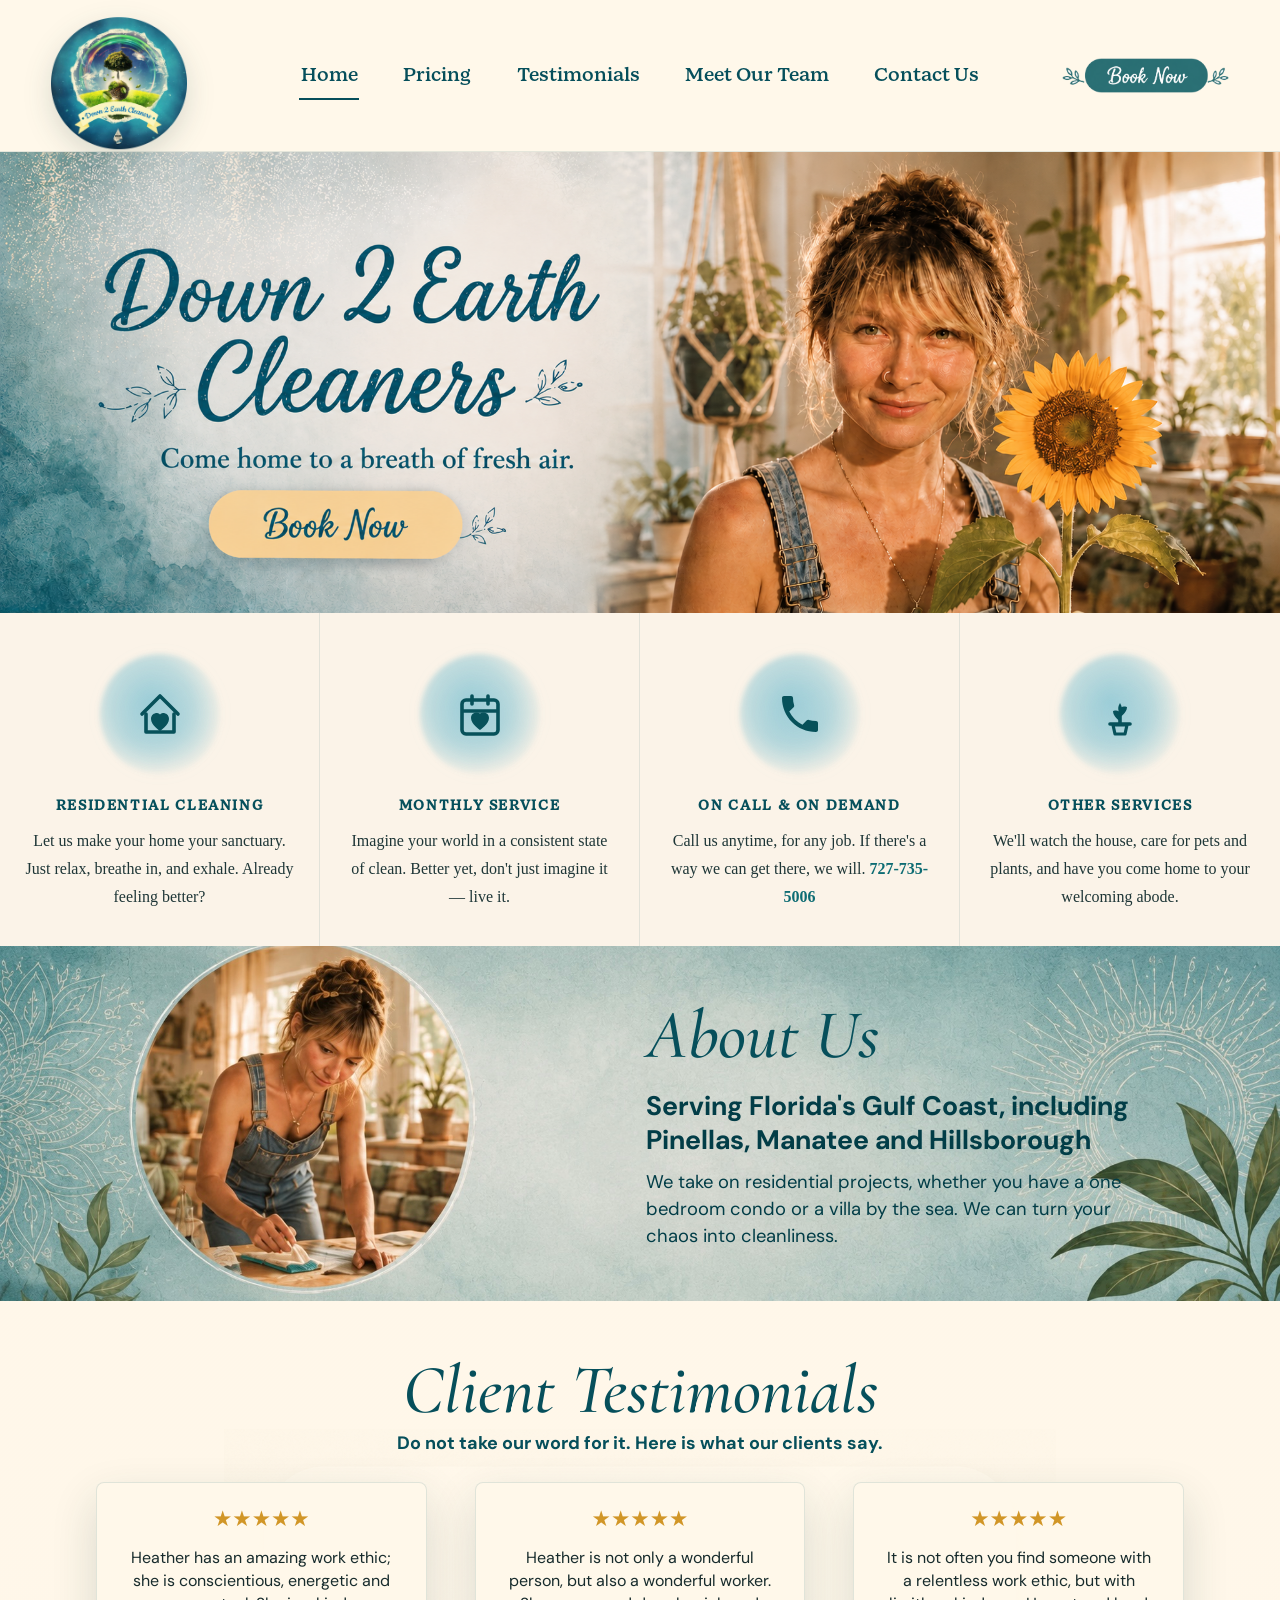
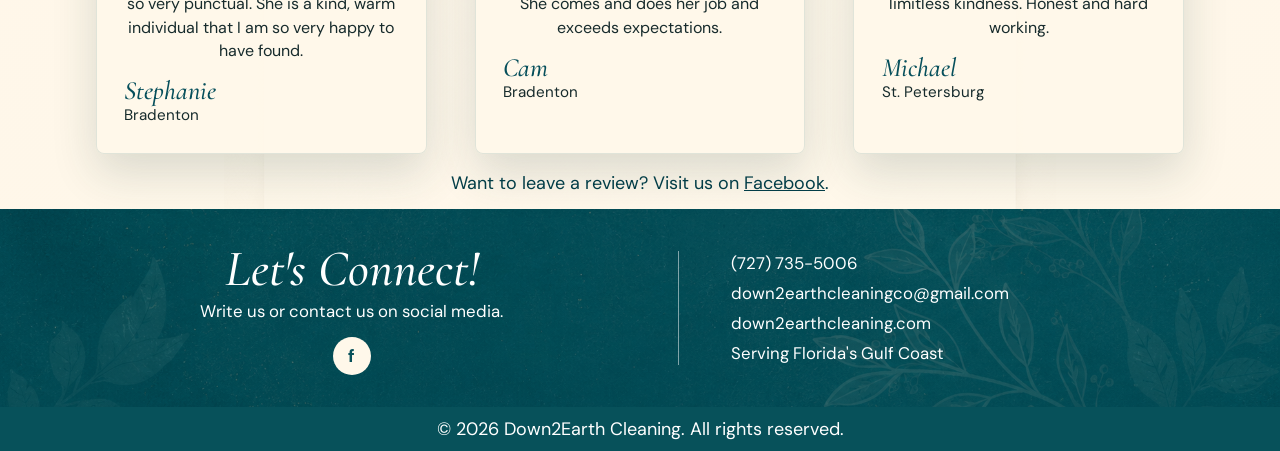
<file: index.html>
<!doctype html>
<html lang="en">
  <head>
    <meta charset="utf-8" />
    <meta name="viewport" content="width=device-width, initial-scale=1" />
    <title>Down 2 Earth Cleaners</title>
    <meta
      name="description"
      content="Residential cleaning and home care services across Florida's Gulf Coast."
    />
    <link rel="icon" type="image/png" href="assets/main-logo.png" />
    <link rel="apple-touch-icon" href="assets/main-logo.png" />
    <link rel="preconnect" href="https://fonts.googleapis.com" />
    <link rel="preconnect" href="https://fonts.gstatic.com" crossorigin />
    <link href="https://fonts.googleapis.com/css2?family=Cormorant+Garamond:ital,wght@0,500;0,600;1,400;1,500;1,600&family=DM+Sans:ital,wght@0,400;0,500;1,400&display=swap" rel="stylesheet" />
    <link rel="stylesheet" href="styles.css?v=logo-up" />
  </head>
  <body>
    <header class="site-header" id="home">
      <a class="brand" href="index.html#home" aria-label="Down 2 Earth Cleaners home">
        <img src="assets/main-logo.png" alt="Down 2 Earth Cleaners logo" />
      </a>

      <button class="menu-toggle" type="button" aria-expanded="false" aria-controls="site-nav">
        <span></span>
        <span></span>
        <span></span>
        <span class="sr-only">Toggle navigation</span>
      </button>

      <nav class="site-nav" id="site-nav" aria-label="Primary navigation">
        <a href="index.html#home" class="active">Home</a>
        <a href="pricing.html">Pricing</a>
        <a href="testimonials.html">Testimonials</a>
        <a href="team.html">Meet Our Team</a>
        <a href="contact.html">Contact Us</a>
      </nav>

      <a class="header-cta" href="contact.html" aria-label="Book Now">
        <img src="assets/book-now-button.png?v=transparent" alt="" />
      </a>
    </header>

    <main>
      <section class="hero" aria-label="Down 2 Earth Cleaners">
        <img class="hero-art" src="assets/banner v4.PNG" alt="Down 2 Earth Cleaners" />
        <div class="hero-copy">
          <h1>Down 2 Earth Cleaners</h1>
          <p>Come home to a breath of fresh air.</p>
          <a class="primary-button" href="contact.html">Book Now</a>
        </div>
      </section>

      <section class="services" id="services" aria-labelledby="services-title">
        <h2 id="services-title" class="sr-only">Cleaning Services</h2>
        <img class="services-mobile-img" src="assets/services-mobile.png" alt="Residential Cleaning, Monthly Service, On Call and On Demand, Other Services" />
        <div class="services-grid">

          <div class="service-card">
            <svg class="service-botanical service-botanical--left" viewBox="0 0 55 125" fill="none" aria-hidden="true" xmlns="http://www.w3.org/2000/svg">
              <path d="M27 122C26 105 23 82 24 60C25 42 30 26 36 12" stroke="#07515a" stroke-width="1.3" stroke-linecap="round"/>
              <path d="M26 108C15 101 8 84 15 77C22 70 29 88 26 108Z" stroke="#07515a" stroke-width="1.1" fill="none"/>
              <path d="M26 108C19 94 15 80 15 77" stroke="#07515a" stroke-width="0.8"/>
              <path d="M27 102C38 95 44 78 37 71C30 64 26 82 27 102Z" stroke="#07515a" stroke-width="1.1" fill="none"/>
              <path d="M27 102C35 88 37 74 37 71" stroke="#07515a" stroke-width="0.8"/>
              <path d="M25 78C14 71 7 54 14 47C21 40 28 58 25 78Z" stroke="#07515a" stroke-width="1.1" fill="none"/>
              <path d="M25 78C18 64 14 50 14 47" stroke="#07515a" stroke-width="0.8"/>
              <path d="M27 73C38 66 44 49 37 42C30 35 26 53 27 73Z" stroke="#07515a" stroke-width="1.1" fill="none"/>
              <path d="M27 73C35 59 37 45 37 42" stroke="#07515a" stroke-width="0.8"/>
              <path d="M26 50C14 44 8 28 16 22C24 16 29 33 26 50Z" stroke="#07515a" stroke-width="1.1" fill="none"/>
              <path d="M26 50C19 36 16 24 16 22" stroke="#07515a" stroke-width="0.8"/>
              <path d="M32 26C39 20 41 10 36 7C31 4 29 14 32 26Z" stroke="#07515a" stroke-width="1" fill="none"/>
            </svg>
            <div class="service-icon-wrap">
              <svg class="service-svg" viewBox="0 0 24 24" fill="none" xmlns="http://www.w3.org/2000/svg" aria-hidden="true">
                <path d="M3 12L12 3L21 12" stroke="#07515a" stroke-width="1.8" stroke-linecap="round" stroke-linejoin="round"/>
                <path d="M5 12V21H19V12" stroke="#07515a" stroke-width="1.8" stroke-linecap="round" stroke-linejoin="round"/>
                <path d="M12 20.5C12 20.5 7.5 17.5 7.5 14.5C7.5 12.5 9 11.5 10.5 11.5C11.3 11.5 12 12.2 12 12.2C12 12.2 12.7 11.5 13.5 11.5C15 11.5 16.5 12.5 16.5 14.5C16.5 17.5 12 20.5 12 20.5Z" fill="#07515a"/>
              </svg>
            </div>
            <h3>Residential Cleaning</h3>
            <p>Let us make your home your sanctuary. Just relax, breathe in, and exhale. Already feeling better?</p>
          </div>

          <div class="service-card">
            <div class="service-icon-wrap">
              <svg class="service-svg" viewBox="0 0 24 24" fill="none" xmlns="http://www.w3.org/2000/svg" aria-hidden="true">
                <rect x="3" y="5" width="18" height="17" rx="2" stroke="#07515a" stroke-width="1.8"/>
                <path d="M3 10.5H21" stroke="#07515a" stroke-width="1.8"/>
                <path d="M8 3V7M16 3V7" stroke="#07515a" stroke-width="1.8" stroke-linecap="round"/>
                <path d="M12 20C12 20 7.5 17 7.5 14C7.5 12.2 9 11.3 10.5 11.3C11.3 11.3 12 11.9 12 11.9C12 11.9 12.7 11.3 13.5 11.3C15 11.3 16.5 12.2 16.5 14C16.5 17 12 20 12 20Z" fill="#07515a"/>
              </svg>
            </div>
            <h3>Monthly Service</h3>
            <p>Imagine your world in a consistent state of clean. Better yet, don't just imagine it — live it.</p>
          </div>

          <div class="service-card">
            <div class="service-icon-wrap">
              <svg class="service-svg" viewBox="0 0 24 24" xmlns="http://www.w3.org/2000/svg" aria-hidden="true">
                <path d="M6.62 10.79c1.44 2.83 3.76 5.14 6.59 6.59l2.2-2.2c.27-.27.67-.36 1.02-.24 1.12.37 2.33.57 3.57.57.55 0 1 .45 1 1V20c0 .55-.45 1-1 1-9.39 0-17-7.61-17-17 0-.55.45-1 1-1h3.5c.55 0 1 .45 1 1 0 1.25.2 2.45.57 3.57.11.35.03.74-.25 1.02l-2.2 2.2z" fill="#07515a"/>
              </svg>
            </div>
            <h3>On Call &amp; On Demand</h3>
            <p>Call us anytime, for any job. If there's a way we can get there, we will. <a href="tel:+17277355006">727-735-5006</a></p>
          </div>

          <div class="service-card">
            <svg class="service-botanical service-botanical--right" viewBox="0 0 55 125" fill="none" aria-hidden="true" xmlns="http://www.w3.org/2000/svg">
              <g transform="translate(55,0) scale(-1,1)">
                <path d="M27 122C26 105 23 82 24 60C25 42 30 26 36 12" stroke="#07515a" stroke-width="1.3" stroke-linecap="round"/>
                <path d="M26 108C15 101 8 84 15 77C22 70 29 88 26 108Z" stroke="#07515a" stroke-width="1.1" fill="none"/>
                <path d="M26 108C19 94 15 80 15 77" stroke="#07515a" stroke-width="0.8"/>
                <path d="M27 102C38 95 44 78 37 71C30 64 26 82 27 102Z" stroke="#07515a" stroke-width="1.1" fill="none"/>
                <path d="M27 102C35 88 37 74 37 71" stroke="#07515a" stroke-width="0.8"/>
                <path d="M25 78C14 71 7 54 14 47C21 40 28 58 25 78Z" stroke="#07515a" stroke-width="1.1" fill="none"/>
                <path d="M25 78C18 64 14 50 14 47" stroke="#07515a" stroke-width="0.8"/>
                <path d="M27 73C38 66 44 49 37 42C30 35 26 53 27 73Z" stroke="#07515a" stroke-width="1.1" fill="none"/>
                <path d="M27 73C35 59 37 45 37 42" stroke="#07515a" stroke-width="0.8"/>
                <path d="M26 50C14 44 8 28 16 22C24 16 29 33 26 50Z" stroke="#07515a" stroke-width="1.1" fill="none"/>
                <path d="M26 50C19 36 16 24 16 22" stroke="#07515a" stroke-width="0.8"/>
                <path d="M32 26C39 20 41 10 36 7C31 4 29 14 32 26Z" stroke="#07515a" stroke-width="1" fill="none"/>
              </g>
            </svg>
            <div class="service-icon-wrap">
              <svg class="service-svg" viewBox="0 0 24 24" fill="none" xmlns="http://www.w3.org/2000/svg" aria-hidden="true">
                <path d="M7 17H17" stroke="#07515a" stroke-width="1.8" stroke-linecap="round"/>
                <path d="M8.5 17.5H15.5L14.5 22H9.5L8.5 17.5Z" stroke="#07515a" stroke-width="1.6" stroke-linejoin="round" fill="none"/>
                <path d="M12 17V12" stroke="#07515a" stroke-width="1.8" stroke-linecap="round"/>
                <path d="M12 15.5C12 15.5 8.5 13.5 8.5 10.5C8.5 10.5 11.5 9.2 12.5 12C12.5 12 12 14 12 15.5Z" fill="#07515a"/>
                <path d="M12 13.5C12 13.5 15.5 11.5 15.5 8.5C15.5 8.5 12.5 7.2 11.5 10C11.5 10 12 12 12 13.5Z" fill="#07515a"/>
                <path d="M12 12C12 12 10 9.5 12 6.5C14 9.5 12 12 12 12Z" fill="#07515a"/>
              </svg>
            </div>
            <h3>Other Services</h3>
            <p>We'll watch the house, care for pets and plants, and have you come home to your welcoming abode.</p>
          </div>

        </div>
      </section>

      <section class="about" aria-labelledby="about-title">
        <img src="assets/middle-banner.jpg" alt="" />
        <div class="about-copy">
          <h2 id="about-title">About Us</h2>
          <h3>Serving Florida's Gulf Coast, including Pinellas, Manatee and Hillsborough</h3>
          <p>
            We take on residential projects, whether you have a one bedroom condo or a villa by
            the sea. We can turn your chaos into cleanliness.
          </p>
        </div>
      </section>

      <section class="testimonials" id="testimonials" aria-labelledby="testimonials-title">
        <div class="section-heading">
          <h2 id="testimonials-title">Client Testimonials</h2>
          <p>Do not take our word for it. Here is what our clients say.</p>
        </div>
        <div class="review-grid">
          <article class="review">
            <div class="stars" aria-label="5 stars">★★★★★</div>
            <p>
              Heather has an amazing work ethic; she is conscientious, energetic and so very
              punctual. She is a kind, warm individual that I am so very happy to have found.
            </p>
            <strong>Stephanie</strong>
            <span>Bradenton</span>
          </article>
          <article class="review">
            <div class="stars" aria-label="5 stars">★★★★★</div>
            <p>
              Heather is not only a wonderful person, but also a wonderful worker. She comes and
              does her job and exceeds expectations.
            </p>
            <strong>Cam</strong>
            <span>Bradenton</span>
          </article>
          <article class="review">
            <div class="stars" aria-label="5 stars">★★★★★</div>
            <p>
              It is not often you find someone with a relentless work ethic, but with limitless
              kindness. Honest and hard working.
            </p>
            <strong>Michael</strong>
            <span>St. Petersburg</span>
          </article>
        </div>
        <p class="review-link">Want to leave a review? Visit us on <a href="#">Facebook</a>.</p>
      </section>

      <section class="contact-band" id="contact" aria-labelledby="contact-title">
        <div class="contact-info">
          <h2 id="contact-title">Let's Connect!</h2>
          <p>Write us or contact us on social media.</p>
          <div class="socials" aria-label="Social links">
            <a href="https://www.facebook.com/D2EClean/" aria-label="Facebook" target="_blank" rel="noopener noreferrer">f</a>
          </div>
        </div>
        <address class="contact-details">
          <a href="tel:+17277355006">(727) 735-5006</a>
          <a href="mailto:down2earthcleaningco@gmail.com">down2earthcleaningco@gmail.com</a>
          <a href="https://down2earthcleaning.com">down2earthcleaning.com</a>
          <span>Serving Florida's Gulf Coast</span>
        </address>
      </section>
    </main>

    <footer class="site-footer">
      <p>© 2026 Down2Earth Cleaning. All rights reserved.</p>
    </footer>

    <script src="script.js"></script>
  </body>
</html>
</file>
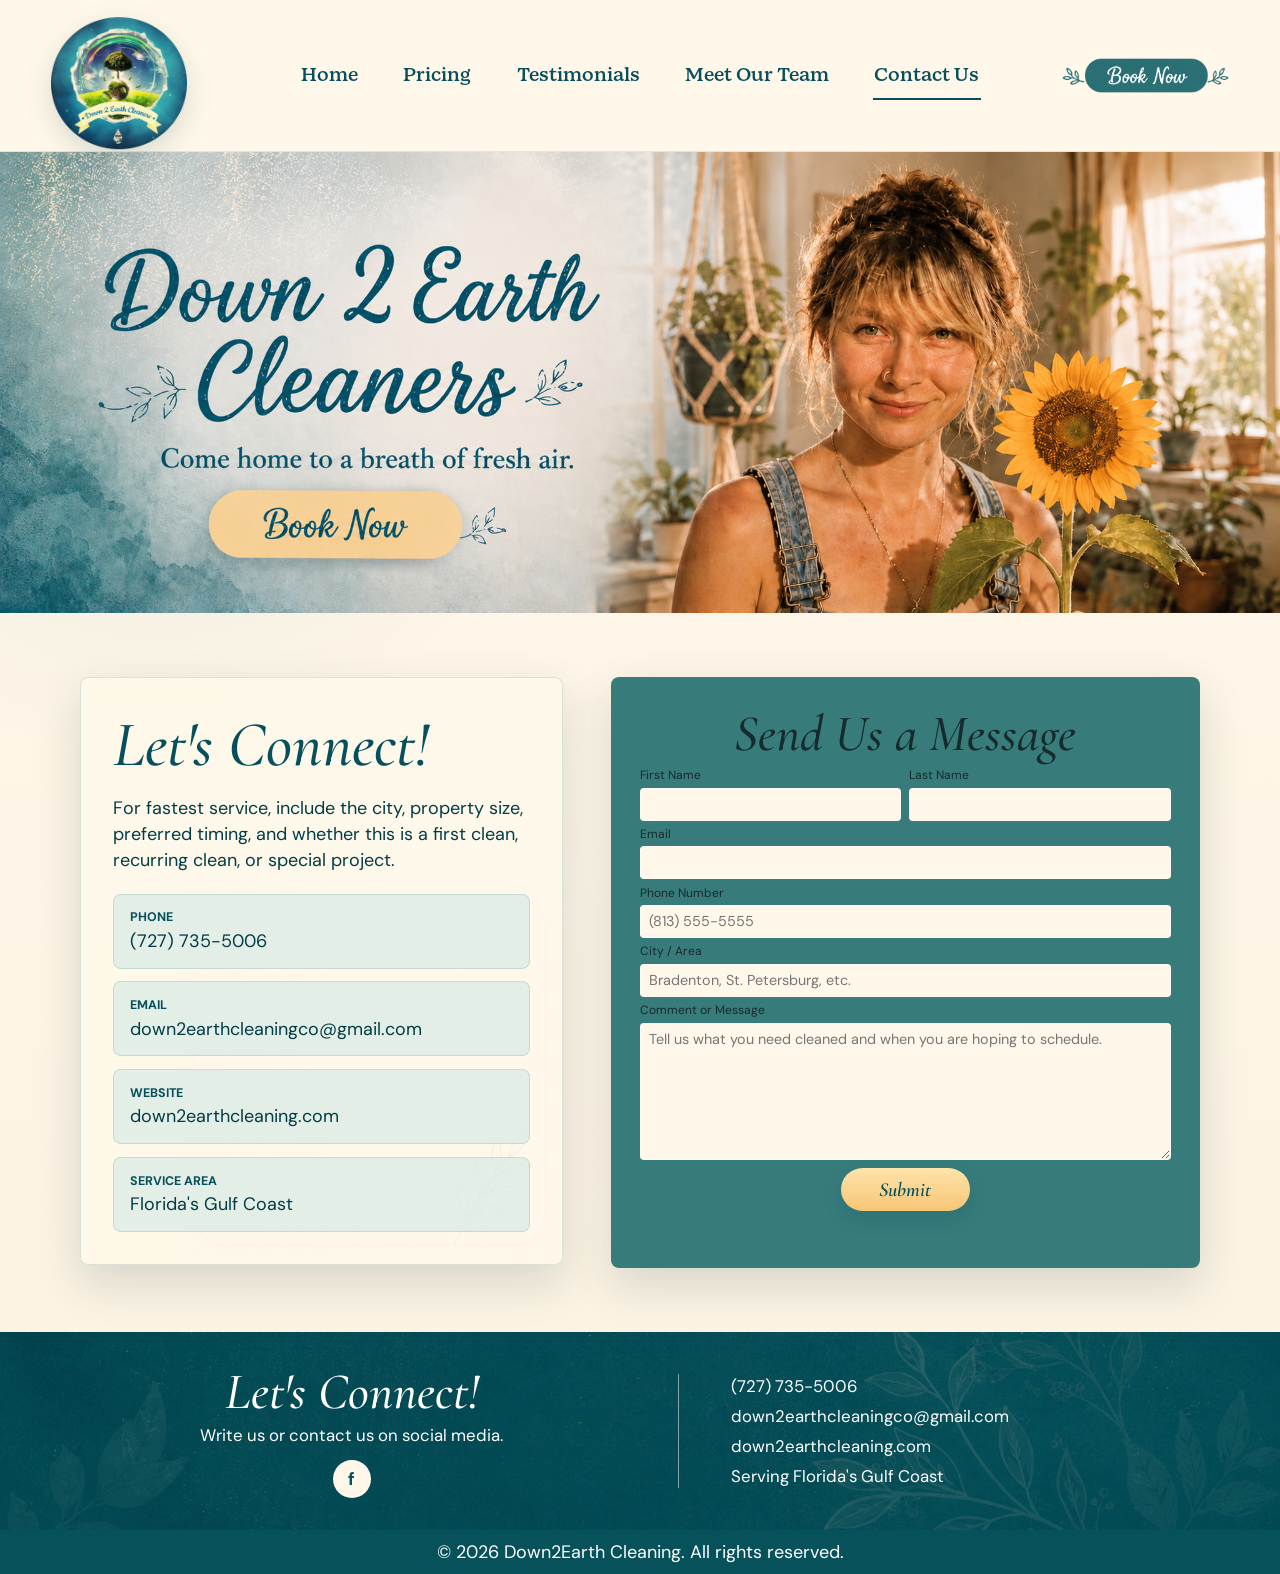
<file: contact.html>
<!doctype html>
<html lang="en">
  <head>
    <meta charset="utf-8" />
    <meta name="viewport" content="width=device-width, initial-scale=1" />
    <title>Contact Us | Down 2 Earth Cleaners</title>
    <meta
      name="description"
      content="Contact Down 2 Earth Cleaners to schedule residential cleaning across Florida's Gulf Coast."
    />
    <link rel="icon" type="image/png" href="assets/main-logo.png" />
    <link rel="apple-touch-icon" href="assets/main-logo.png" />
    <link rel="preconnect" href="https://fonts.googleapis.com" />
    <link rel="preconnect" href="https://fonts.gstatic.com" crossorigin />
    <link href="https://fonts.googleapis.com/css2?family=Cormorant+Garamond:ital,wght@0,500;0,600;1,400;1,500;1,600&family=DM+Sans:ital,wght@0,400;0,500;1,400&display=swap" rel="stylesheet" />
    <link rel="stylesheet" href="styles.css?v=logo-up" />
  </head>
  <body>
    <header class="site-header" id="home">
      <a class="brand" href="index.html#home" aria-label="Down 2 Earth Cleaners home">
        <img src="assets/main-logo.png" alt="Down 2 Earth Cleaners logo" />
      </a>

      <button class="menu-toggle" type="button" aria-expanded="false" aria-controls="site-nav">
        <span></span>
        <span></span>
        <span></span>
        <span class="sr-only">Toggle navigation</span>
      </button>

      <nav class="site-nav" id="site-nav" aria-label="Primary navigation">
        <a href="index.html#home">Home</a>
        <a href="pricing.html">Pricing</a>
        <a href="testimonials.html">Testimonials</a>
        <a href="team.html">Meet Our Team</a>
        <a href="contact.html" class="active">Contact Us</a>
      </nav>

      <a class="header-cta" href="#contact-form" aria-label="Book Now">
        <img src="assets/book-now-button.png?v=transparent" alt="" />
      </a>
    </header>

    <main>
      <section class="hero" aria-label="Down 2 Earth Cleaners">
        <img class="hero-art" src="assets/banner v4.PNG" alt="Down 2 Earth Cleaners" />
      </section>

      <section class="contact-page" aria-label="Contact Down 2 Earth Cleaners">
        <div class="contact-card">
          <h2>Let's Connect!</h2>
          <p>
            For fastest service, include the city, property size, preferred timing, and whether this
            is a first clean, recurring clean, or special project.
          </p>
          <address class="contact-list">
            <a href="tel:+17277355006">
              <span>Phone</span>
              (727) 735-5006
            </a>
            <a href="mailto:down2earthcleaningco@gmail.com">
              <span>Email</span>
              down2earthcleaningco@gmail.com
            </a>
            <a href="https://down2earthcleaning.com">
              <span>Website</span>
              down2earthcleaning.com
            </a>
            <div>
              <span>Service Area</span>
              Florida's Gulf Coast
            </div>
          </address>
        </div>

        <form class="message-form contact-page-form" id="contact-form" name="contact" method="POST" data-netlify="true">
          <input type="hidden" name="form-name" value="contact" />
          <h2>Send Us a Message</h2>
          <div class="form-row">
            <label>
              <span>First Name</span>
              <input name="first-name" autocomplete="given-name" required />
            </label>
            <label>
              <span>Last Name</span>
              <input name="last-name" autocomplete="family-name" required />
            </label>
          </div>
          <label>
            <span>Email</span>
            <input type="email" name="email" autocomplete="email" required />
          </label>
          <label>
            <span>Phone Number</span>
            <input type="tel" name="phone" autocomplete="tel" placeholder="(813) 555-5555" />
          </label>
          <label>
            <span>City / Area</span>
            <input name="service-area" autocomplete="address-level2" placeholder="Bradenton, St. Petersburg, etc." />
          </label>
          <label>
            <span>Comment or Message</span>
            <textarea
              name="message"
              rows="6"
              required
              placeholder="Tell us what you need cleaned and when you are hoping to schedule."
            ></textarea>
          </label>
          <button type="submit">Submit</button>
          <p class="form-status" aria-live="polite"></p>
        </form>
      </section>

      <section class="contact-band" id="contact" aria-labelledby="contact-title">
        <div class="contact-info">
          <h2 id="contact-title">Let's Connect!</h2>
          <p>Write us or contact us on social media.</p>
          <div class="socials" aria-label="Social links">
            <a href="https://www.facebook.com/D2EClean/" aria-label="Facebook" target="_blank" rel="noopener noreferrer">f</a>
          </div>
        </div>
        <address class="contact-details">
          <a href="tel:+17277355006">(727) 735-5006</a>
          <a href="mailto:down2earthcleaningco@gmail.com">down2earthcleaningco@gmail.com</a>
          <a href="https://down2earthcleaning.com">down2earthcleaning.com</a>
          <span>Serving Florida's Gulf Coast</span>
        </address>
      </section>
    </main>

    <footer class="site-footer">
      <p>© 2026 Down2Earth Cleaning. All rights reserved.</p>
    </footer>

    <script src="script.js"></script>
  </body>
</html>
</file>
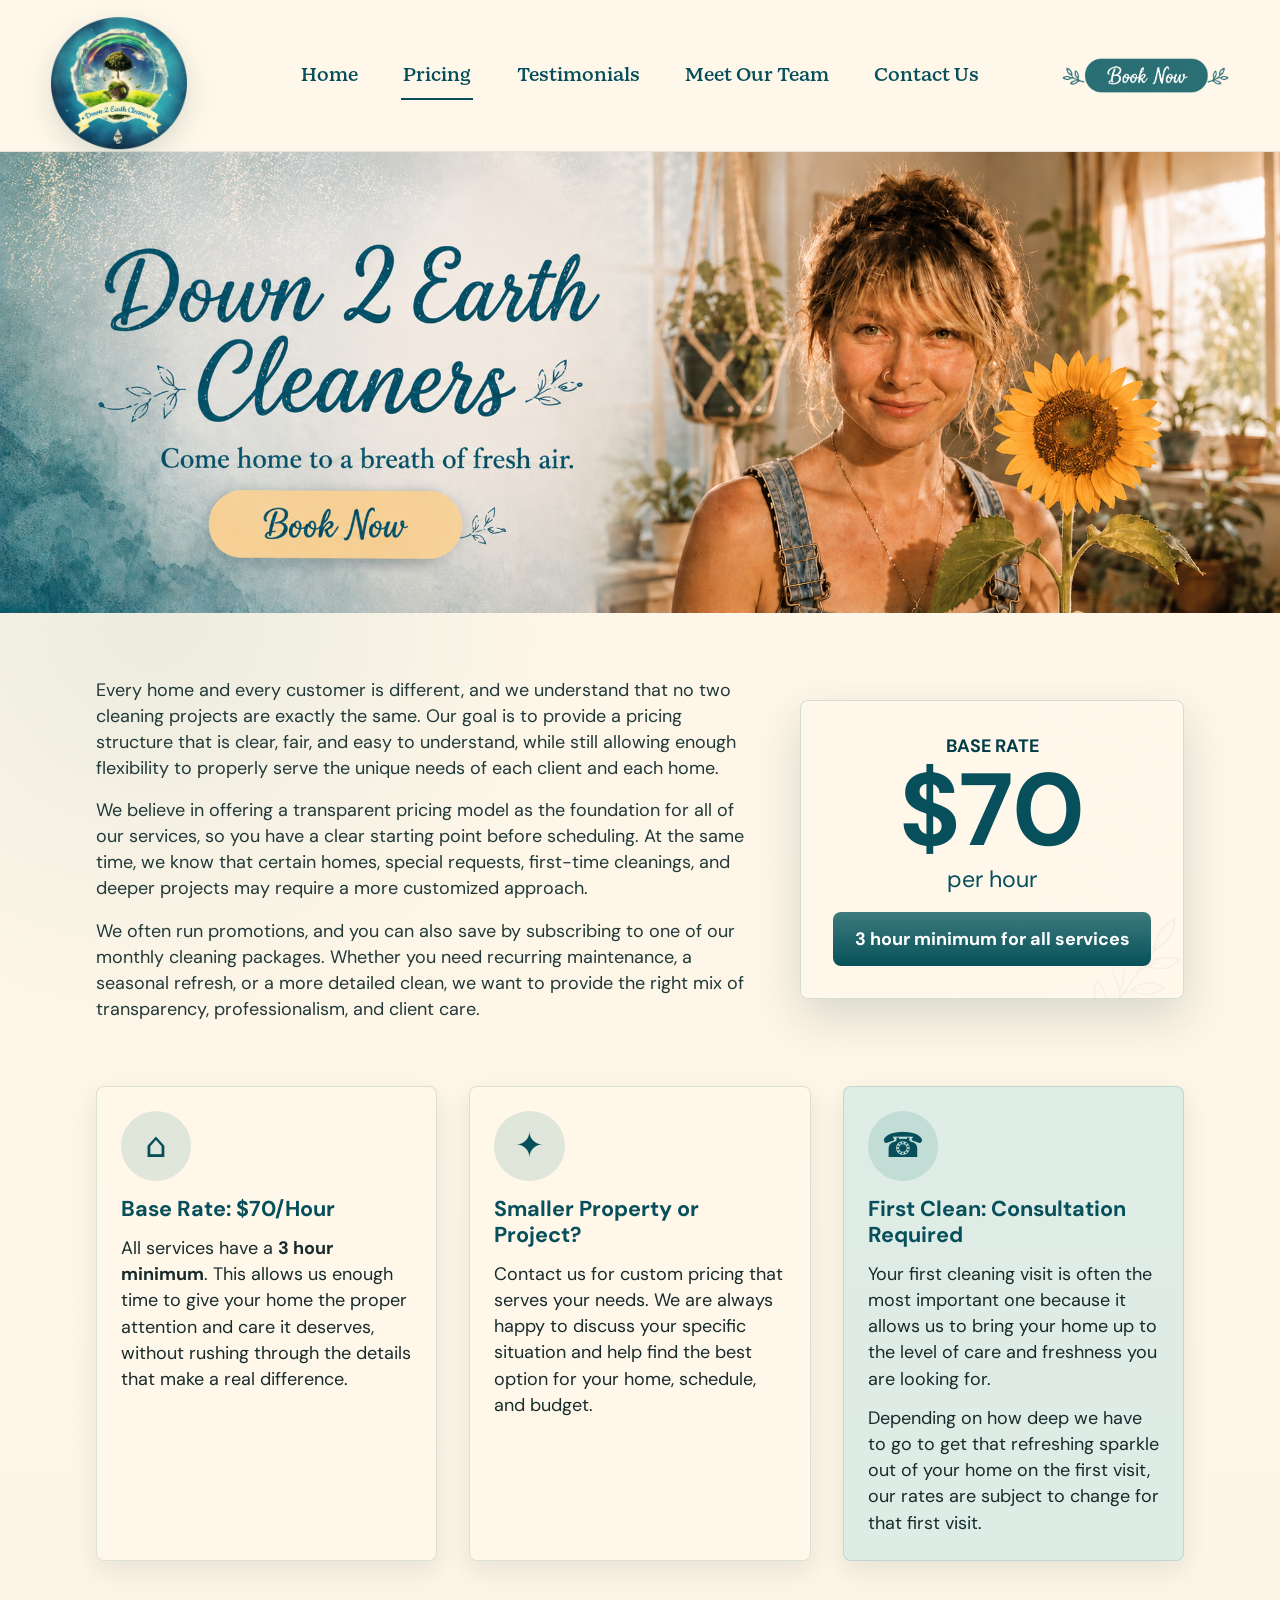
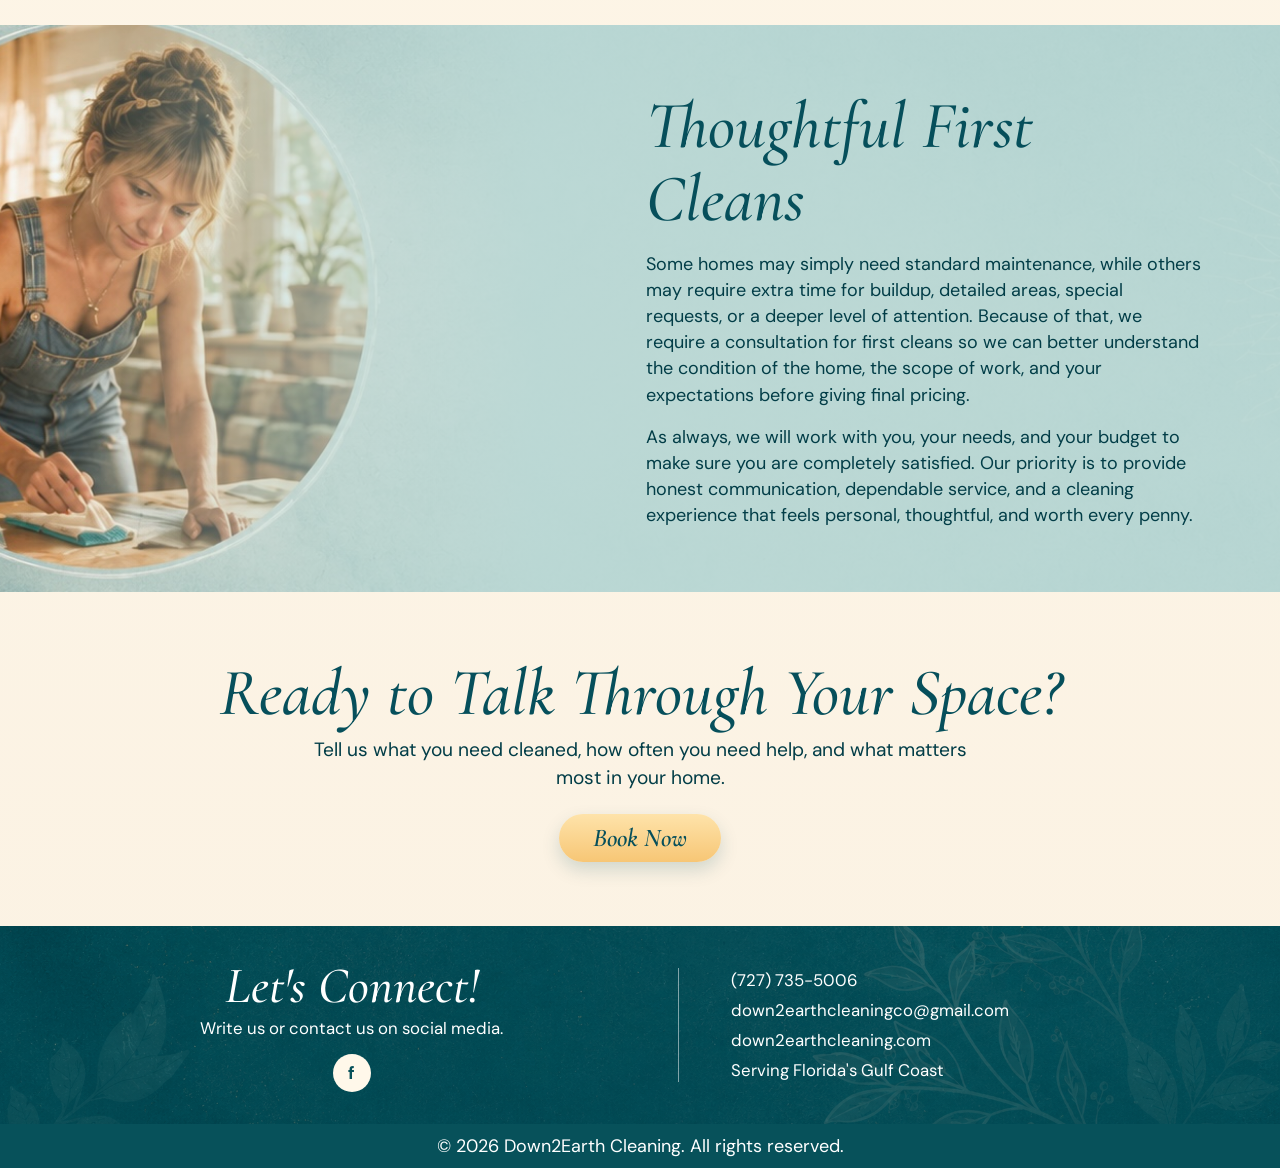
<file: pricing.html>
<!doctype html>
<html lang="en">
  <head>
    <meta charset="utf-8" />
    <meta name="viewport" content="width=device-width, initial-scale=1" />
    <title>Pricing | Down 2 Earth Cleaners</title>
    <meta
      name="description"
      content="Clear, flexible residential cleaning pricing for Down 2 Earth Cleaners."
    />
    <link rel="icon" type="image/png" href="assets/main-logo.png" />
    <link rel="apple-touch-icon" href="assets/main-logo.png" />
    <link rel="preconnect" href="https://fonts.googleapis.com" />
    <link rel="preconnect" href="https://fonts.gstatic.com" crossorigin />
    <link href="https://fonts.googleapis.com/css2?family=Cormorant+Garamond:ital,wght@0,500;0,600;1,400;1,500;1,600&family=DM+Sans:ital,wght@0,400;0,500;1,400&display=swap" rel="stylesheet" />
    <link rel="stylesheet" href="styles.css?v=logo-up" />
  </head>
  <body>
    <header class="site-header" id="home">
      <a class="brand" href="index.html#home" aria-label="Down 2 Earth Cleaners home">
        <img src="assets/main-logo.png" alt="Down 2 Earth Cleaners logo" />
      </a>

      <button class="menu-toggle" type="button" aria-expanded="false" aria-controls="site-nav">
        <span></span>
        <span></span>
        <span></span>
        <span class="sr-only">Toggle navigation</span>
      </button>

      <nav class="site-nav" id="site-nav" aria-label="Primary navigation">
        <a href="index.html#home">Home</a>
        <a href="pricing.html" class="active">Pricing</a>
        <a href="testimonials.html">Testimonials</a>
        <a href="team.html">Meet Our Team</a>
        <a href="contact.html">Contact Us</a>
      </nav>

      <a class="header-cta" href="contact.html" aria-label="Book Now">
        <img src="assets/book-now-button.png?v=transparent" alt="" />
      </a>
    </header>

    <main>
      <section class="hero" aria-label="Down 2 Earth Cleaners">
        <img class="hero-art" src="assets/banner v4.PNG" alt="Down 2 Earth Cleaners" />
      </section>

      <section class="pricing-intro" aria-label="Pricing overview">
        <div class="pricing-copy">
          <p>
            Every home and every customer is different, and we understand that no two cleaning
            projects are exactly the same. Our goal is to provide a pricing structure that is clear,
            fair, and easy to understand, while still allowing enough flexibility to properly serve
            the unique needs of each client and each home.
          </p>
          <p>
            We believe in offering a transparent pricing model as the foundation for all of our
            services, so you have a clear starting point before scheduling. At the same time, we know
            that certain homes, special requests, first-time cleanings, and deeper projects may
            require a more customized approach.
          </p>
          <p>
            We often run promotions, and you can also save by subscribing to one of our monthly
            cleaning packages. Whether you need recurring maintenance, a seasonal refresh, or a more
            detailed clean, we want to provide the right mix of transparency, professionalism, and
            client care.
          </p>
        </div>

        <aside class="rate-card" aria-label="Base pricing">
          <span>Base Rate</span>
          <strong>$70</strong>
          <p>per hour</p>
          <div class="minimum-note">3 hour minimum for all services</div>
        </aside>
      </section>

      <section class="pricing-details" aria-label="Pricing details">
        <article class="pricing-panel">
          <div class="panel-icon">⌂</div>
          <h2>Base Rate: $70/Hour</h2>
          <p>
            All services have a <strong>3 hour minimum</strong>. This allows us enough time to give
            your home the proper attention and care it deserves, without rushing through the details
            that make a real difference.
          </p>
        </article>

        <article class="pricing-panel">
          <div class="panel-icon">✦</div>
          <h2>Smaller Property or Project?</h2>
          <p>
            Contact us for custom pricing that serves your needs. We are always happy to discuss
            your specific situation and help find the best option for your home, schedule, and
            budget.
          </p>
        </article>

        <article class="pricing-panel featured-panel">
          <div class="panel-icon">☎</div>
          <h2>First Clean: Consultation Required</h2>
          <p>
            Your first cleaning visit is often the most important one because it allows us to bring
            your home up to the level of care and freshness you are looking for.
          </p>
          <p>
            Depending on how deep we have to go to get that refreshing sparkle out of your home on
            the first visit, our rates are subject to change for that first visit.
          </p>
        </article>
      </section>

      <section class="first-clean" aria-labelledby="first-clean-title">
        <img src="assets/middle-banner.jpg" alt="" />
        <div class="first-clean-copy">
          <h2 id="first-clean-title">Thoughtful First Cleans</h2>
          <p>
            Some homes may simply need standard maintenance, while others may require extra time for
            buildup, detailed areas, special requests, or a deeper level of attention. Because of
            that, we require a consultation for first cleans so we can better understand the
            condition of the home, the scope of work, and your expectations before giving final
            pricing.
          </p>
          <p>
            As always, we will work with you, your needs, and your budget to make sure you are
            completely satisfied. Our priority is to provide honest communication, dependable
            service, and a cleaning experience that feels personal, thoughtful, and worth every
            penny.
          </p>
        </div>
      </section>

      <section class="pricing-cta" aria-label="Schedule pricing consultation">
        <h2>Ready to Talk Through Your Space?</h2>
        <p>
          Tell us what you need cleaned, how often you need help, and what matters most in your
          home.
        </p>
        <a class="primary-button" href="contact.html">Book Now</a>
      </section>

      <section class="contact-band" id="contact" aria-labelledby="contact-title">
        <div class="contact-info">
          <h2 id="contact-title">Let's Connect!</h2>
          <p>Write us or contact us on social media.</p>
          <div class="socials" aria-label="Social links">
            <a href="https://www.facebook.com/D2EClean/" aria-label="Facebook" target="_blank" rel="noopener noreferrer">f</a>
          </div>
        </div>
        <address class="contact-details">
          <a href="tel:+17277355006">(727) 735-5006</a>
          <a href="mailto:down2earthcleaningco@gmail.com">down2earthcleaningco@gmail.com</a>
          <a href="https://down2earthcleaning.com">down2earthcleaning.com</a>
          <span>Serving Florida's Gulf Coast</span>
        </address>
      </section>
    </main>

    <footer class="site-footer">
      <p>© 2026 Down2Earth Cleaning. All rights reserved.</p>
    </footer>

    <script src="script.js"></script>
  </body>
</html>
</file>
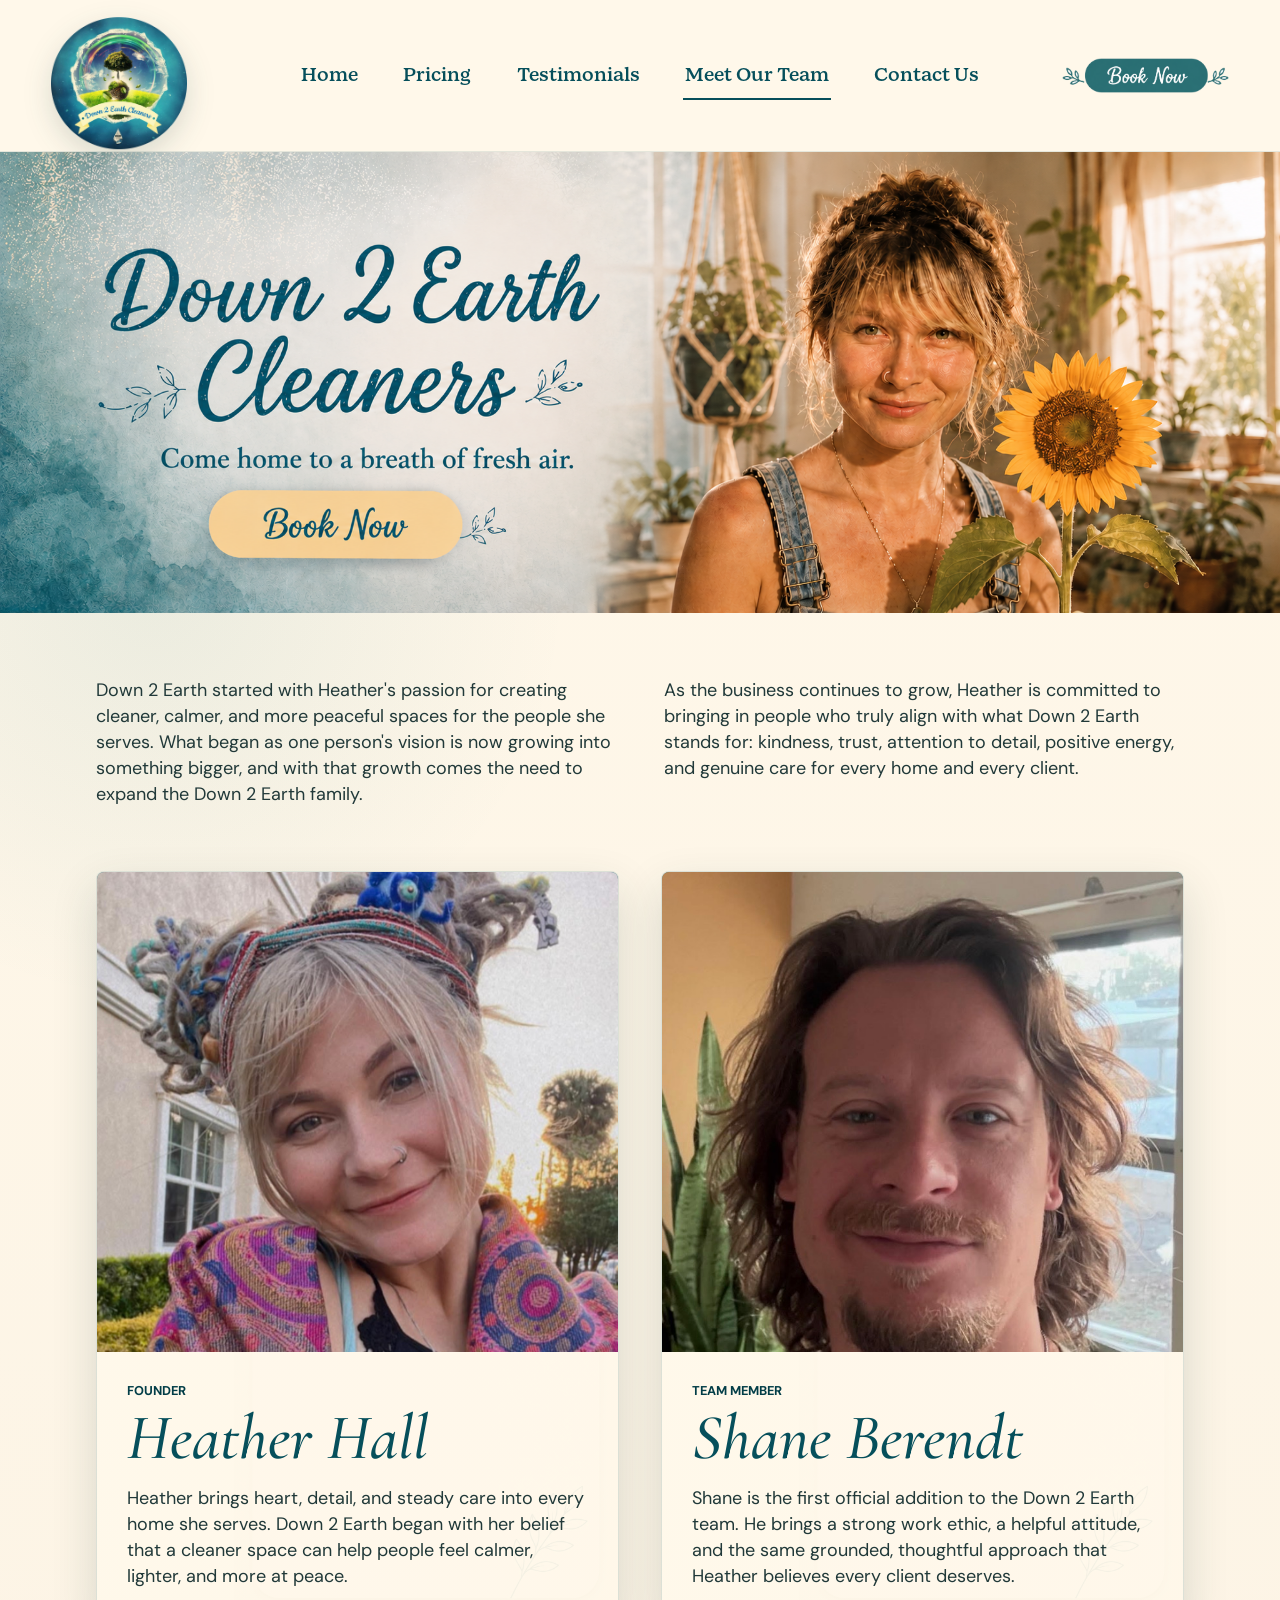
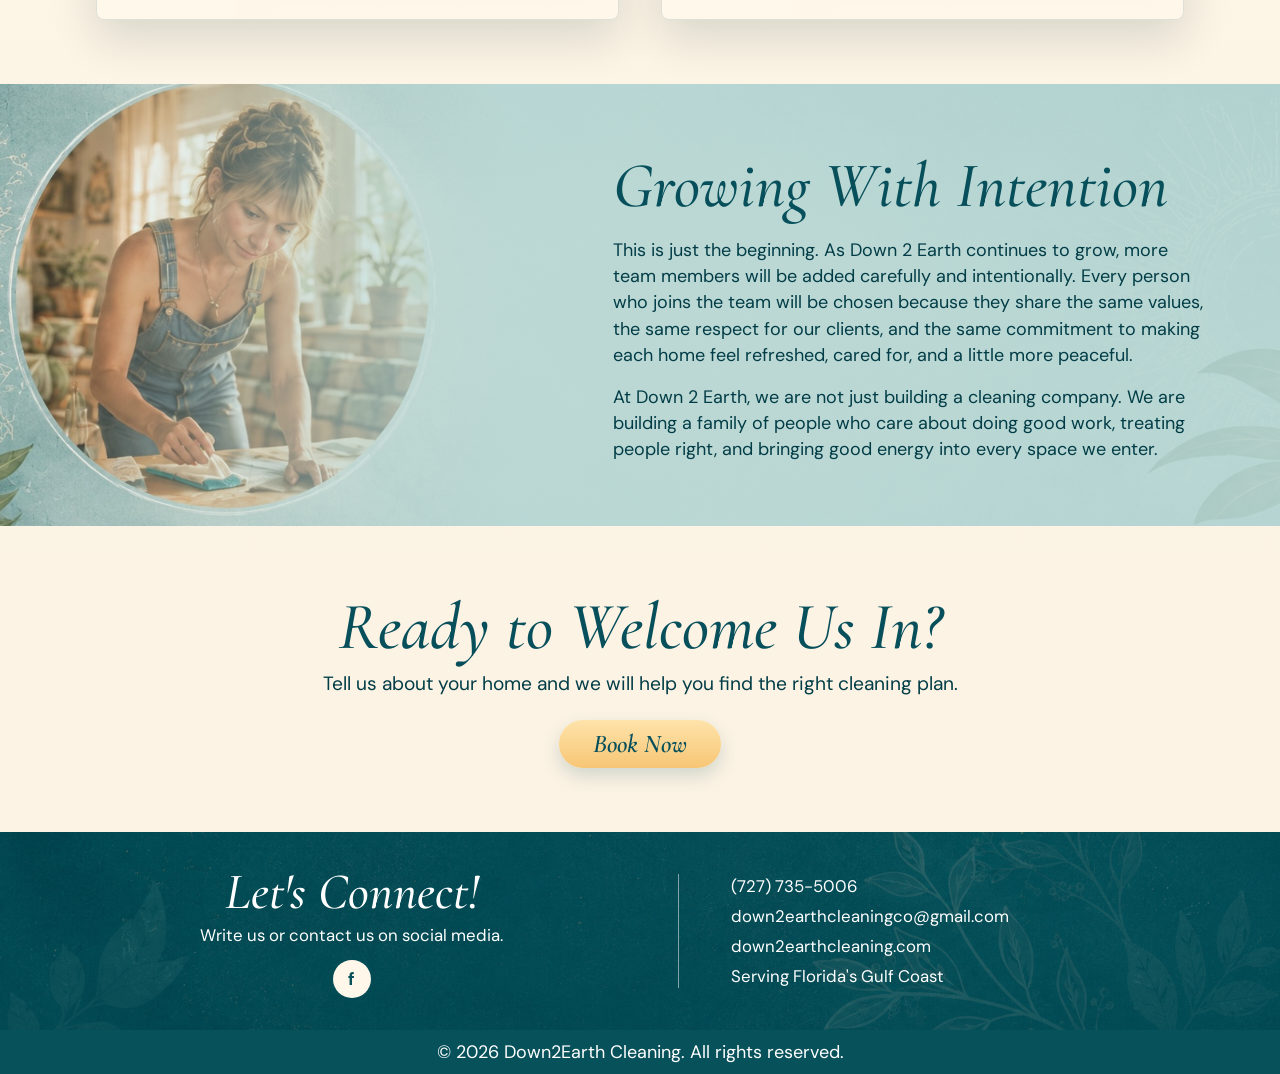
<file: team.html>
<!doctype html>
<html lang="en">
  <head>
    <meta charset="utf-8" />
    <meta name="viewport" content="width=device-width, initial-scale=1" />
    <title>Meet Our Team | Down 2 Earth Cleaners</title>
    <meta
      name="description"
      content="Meet Heather Hall, Shane Berendt, and the growing Down 2 Earth Cleaners team."
    />
    <link rel="icon" type="image/png" href="assets/main-logo.png" />
    <link rel="apple-touch-icon" href="assets/main-logo.png" />
    <link rel="preconnect" href="https://fonts.googleapis.com" />
    <link rel="preconnect" href="https://fonts.gstatic.com" crossorigin />
    <link href="https://fonts.googleapis.com/css2?family=Cormorant+Garamond:ital,wght@0,500;0,600;1,400;1,500;1,600&family=DM+Sans:ital,wght@0,400;0,500;1,400&display=swap" rel="stylesheet" />
    <link rel="stylesheet" href="styles.css?v=logo-up" />
  </head>
  <body>
    <header class="site-header" id="home">
      <a class="brand" href="index.html#home" aria-label="Down 2 Earth Cleaners home">
        <img src="assets/main-logo.png" alt="Down 2 Earth Cleaners logo" />
      </a>

      <button class="menu-toggle" type="button" aria-expanded="false" aria-controls="site-nav">
        <span></span>
        <span></span>
        <span></span>
        <span class="sr-only">Toggle navigation</span>
      </button>

      <nav class="site-nav" id="site-nav" aria-label="Primary navigation">
        <a href="index.html#home">Home</a>
        <a href="pricing.html">Pricing</a>
        <a href="testimonials.html">Testimonials</a>
        <a href="team.html" class="active">Meet Our Team</a>
        <a href="contact.html">Contact Us</a>
      </nav>

      <a class="header-cta" href="contact.html" aria-label="Book Now">
        <img src="assets/book-now-button.png?v=transparent" alt="" />
      </a>
    </header>

    <main>
      <section class="hero" aria-label="Down 2 Earth Cleaners">
        <img class="hero-art" src="assets/banner v4.PNG" alt="Down 2 Earth Cleaners" />
      </section>

      <section class="team-intro" aria-label="About the Down 2 Earth team">
        <div class="team-intro-copy">
          <p>
            Down 2 Earth started with Heather's passion for creating cleaner, calmer, and more
            peaceful spaces for the people she serves. What began as one person's vision is now
            growing into something bigger, and with that growth comes the need to expand the Down 2
            Earth family.
          </p>
          <p>
            As the business continues to grow, Heather is committed to bringing in people who truly
            align with what Down 2 Earth stands for: kindness, trust, attention to detail, positive
            energy, and genuine care for every home and every client.
          </p>
        </div>
      </section>

      <section class="team-members" id="team-members" aria-label="Team members">
        <article class="team-card">
          <div class="team-photo-wrap" data-initials="HH">
            <img
              src="assets/heather-hall.jpg"
              data-srcs="assets/heather-hall.jpg,assets/heather-hall.jpeg,assets/heather-hall.png,assets/heather-hall.webp"
              alt="Heather Hall"
            />
          </div>
          <div class="team-card-copy">
            <span>Founder</span>
            <h2>Heather Hall</h2>
            <p>
              Heather brings heart, detail, and steady care into every home she serves. Down 2 Earth
              began with her belief that a cleaner space can help people feel calmer, lighter, and
              more at peace.
            </p>
          </div>
        </article>

        <article class="team-card">
          <div class="team-photo-wrap" data-initials="SB">
            <img
              src="assets/shane-berendt.jpg"
              data-srcs="assets/shane-berendt.jpg,assets/shane-berendt.jpeg,assets/shane-berendt.png,assets/shane-berendt.webp"
              alt="Shane Berendt"
            />
          </div>
          <div class="team-card-copy">
            <span>Team Member</span>
            <h2>Shane Berendt</h2>
            <p>
              Shane is the first official addition to the Down 2 Earth team. He brings a strong work
              ethic, a helpful attitude, and the same grounded, thoughtful approach that Heather
              believes every client deserves.
            </p>
          </div>
        </article>
      </section>

      <section class="team-growth" aria-label="The growing Down 2 Earth family">
        <img src="assets/middle-banner.jpg" alt="" />
        <div class="team-growth-copy">
          <h2>Growing With Intention</h2>
          <p>
            This is just the beginning. As Down 2 Earth continues to grow, more team members will be
            added carefully and intentionally. Every person who joins the team will be chosen because
            they share the same values, the same respect for our clients, and the same commitment to
            making each home feel refreshed, cared for, and a little more peaceful.
          </p>
          <p>
            At Down 2 Earth, we are not just building a cleaning company. We are building a family
            of people who care about doing good work, treating people right, and bringing good energy
            into every space we enter.
          </p>
        </div>
      </section>

      <section class="pricing-cta" aria-label="Book the Down 2 Earth team">
        <h2>Ready to Welcome Us In?</h2>
        <p>Tell us about your home and we will help you find the right cleaning plan.</p>
        <a class="primary-button" href="contact.html">Book Now</a>
      </section>

      <section class="contact-band" id="contact" aria-labelledby="contact-title">
        <div class="contact-info">
          <h2 id="contact-title">Let's Connect!</h2>
          <p>Write us or contact us on social media.</p>
          <div class="socials" aria-label="Social links">
            <a href="https://www.facebook.com/D2EClean/" aria-label="Facebook" target="_blank" rel="noopener noreferrer">f</a>
          </div>
        </div>
        <address class="contact-details">
          <a href="tel:+17277355006">(727) 735-5006</a>
          <a href="mailto:down2earthcleaningco@gmail.com">down2earthcleaningco@gmail.com</a>
          <a href="https://down2earthcleaning.com">down2earthcleaning.com</a>
          <span>Serving Florida's Gulf Coast</span>
        </address>
      </section>
    </main>

    <footer class="site-footer">
      <p>© 2026 Down2Earth Cleaning. All rights reserved.</p>
    </footer>

    <script src="script.js"></script>
  </body>
</html>
</file>
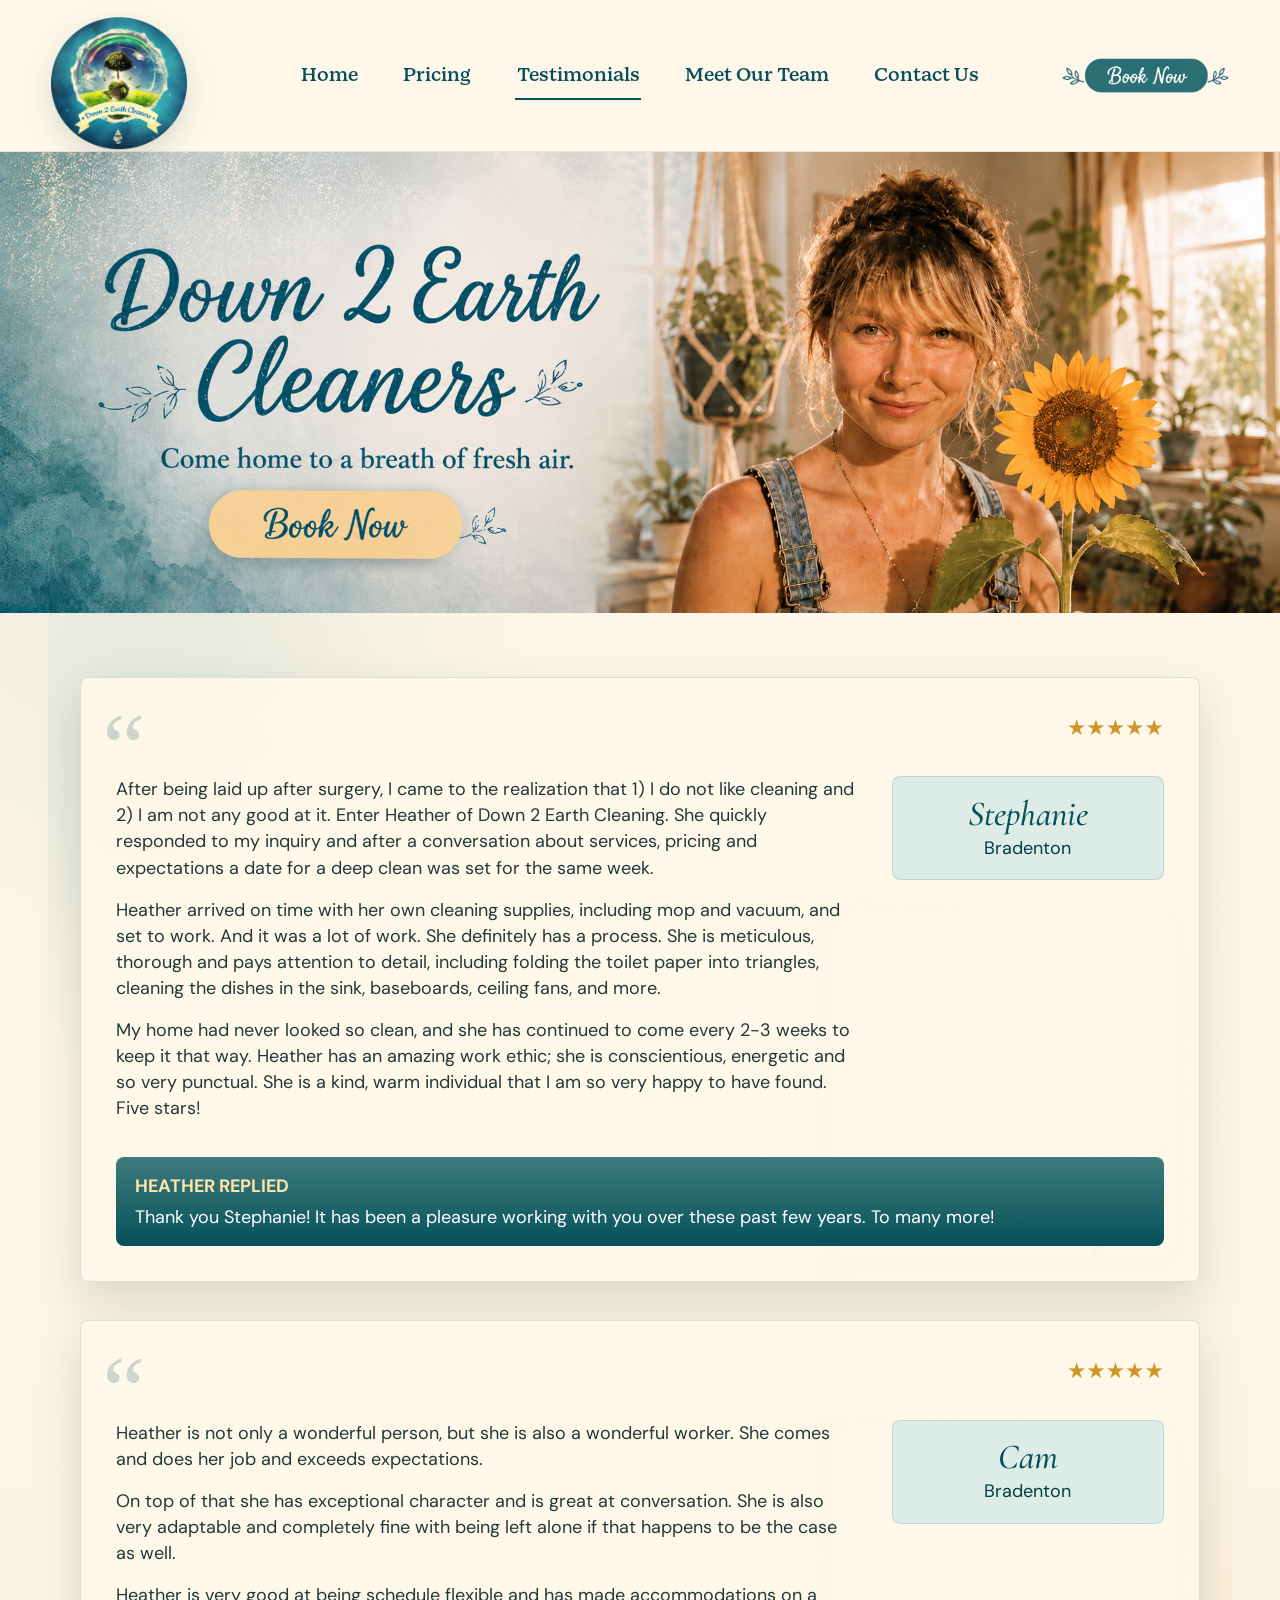
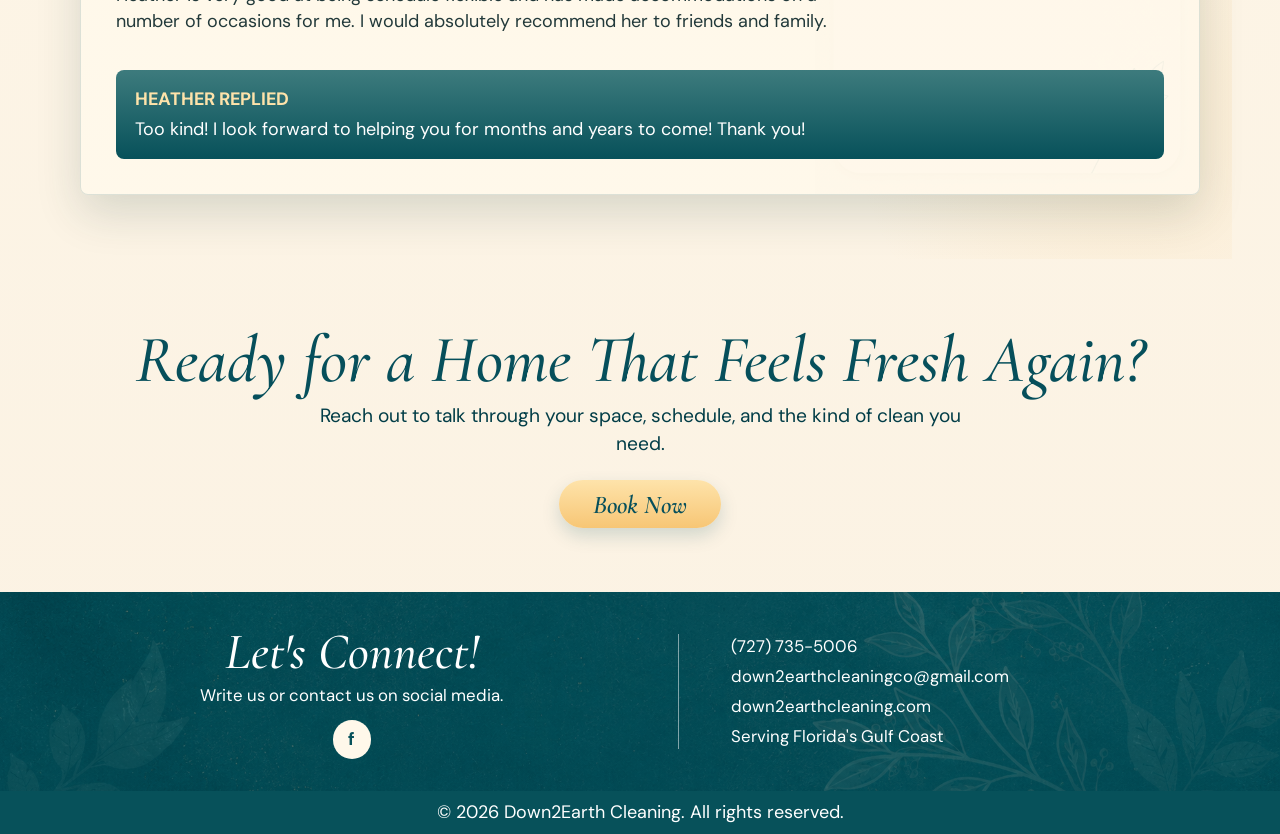
<file: testimonials.html>
<!doctype html>
<html lang="en">
  <head>
    <meta charset="utf-8" />
    <meta name="viewport" content="width=device-width, initial-scale=1" />
    <title>Testimonials | Down 2 Earth Cleaners</title>
    <meta
      name="description"
      content="Client testimonials for Heather and Down 2 Earth Cleaners."
    />
    <link rel="icon" type="image/png" href="assets/main-logo.png" />
    <link rel="apple-touch-icon" href="assets/main-logo.png" />
    <link rel="preconnect" href="https://fonts.googleapis.com" />
    <link rel="preconnect" href="https://fonts.gstatic.com" crossorigin />
    <link href="https://fonts.googleapis.com/css2?family=Cormorant+Garamond:ital,wght@0,500;0,600;1,400;1,500;1,600&family=DM+Sans:ital,wght@0,400;0,500;1,400&display=swap" rel="stylesheet" />
    <link rel="stylesheet" href="styles.css?v=logo-up" />
  </head>
  <body>
    <header class="site-header" id="home">
      <a class="brand" href="index.html#home" aria-label="Down 2 Earth Cleaners home">
        <img src="assets/main-logo.png" alt="Down 2 Earth Cleaners logo" />
      </a>

      <button class="menu-toggle" type="button" aria-expanded="false" aria-controls="site-nav">
        <span></span>
        <span></span>
        <span></span>
        <span class="sr-only">Toggle navigation</span>
      </button>

      <nav class="site-nav" id="site-nav" aria-label="Primary navigation">
        <a href="index.html#home">Home</a>
        <a href="pricing.html">Pricing</a>
        <a href="testimonials.html" class="active">Testimonials</a>
        <a href="team.html">Meet Our Team</a>
        <a href="contact.html">Contact Us</a>
      </nav>

      <a class="header-cta" href="contact.html" aria-label="Book Now">
        <img src="assets/book-now-button.png?v=transparent" alt="" />
      </a>
    </header>

    <main>
      <section class="hero" aria-label="Down 2 Earth Cleaners">
        <img class="hero-art" src="assets/banner v4.PNG" alt="Down 2 Earth Cleaners" />
      </section>

      <section class="testimonial-page" id="reviews" aria-label="Client testimonials">
        <article class="long-testimonial">
          <div class="testimonial-rating" aria-label="5 stars">★★★★★</div>
          <blockquote>
            <p>
              After being laid up after surgery, I came to the realization that 1) I do not like
              cleaning and 2) I am not any good at it. Enter Heather of Down 2 Earth Cleaning. She
              quickly responded to my inquiry and after a conversation about services, pricing and
              expectations a date for a deep clean was set for the same week.
            </p>
            <p>
              Heather arrived on time with her own cleaning supplies, including mop and vacuum, and
              set to work. And it was a lot of work. She definitely has a process. She is
              meticulous, thorough and pays attention to detail, including folding the toilet paper
              into triangles, cleaning the dishes in the sink, baseboards, ceiling fans, and more.
            </p>
            <p>
              My home had never looked so clean, and she has continued to come every 2-3 weeks to
              keep it that way. Heather has an amazing work ethic; she is conscientious, energetic
              and so very punctual. She is a kind, warm individual that I am so very happy to have
              found. Five stars!
            </p>
          </blockquote>
          <footer>
            <strong>Stephanie</strong>
            <span>Bradenton</span>
          </footer>
          <div class="owner-reply">
            <span>Heather replied</span>
            <p>Thank you Stephanie! It has been a pleasure working with you over these past few years. To many more!</p>
          </div>
        </article>

        <article class="long-testimonial">
          <div class="testimonial-rating" aria-label="5 stars">★★★★★</div>
          <blockquote>
            <p>
              Heather is not only a wonderful person, but she is also a wonderful worker. She comes
              and does her job and exceeds expectations.
            </p>
            <p>
              On top of that she has exceptional character and is great at conversation. She is also
              very adaptable and completely fine with being left alone if that happens to be the case
              as well.
            </p>
            <p>
              Heather is very good at being schedule flexible and has made accommodations on a
              number of occasions for me. I would absolutely recommend her to friends and family.
            </p>
          </blockquote>
          <footer>
            <strong>Cam</strong>
            <span>Bradenton</span>
          </footer>
          <div class="owner-reply">
            <span>Heather replied</span>
            <p>Too kind! I look forward to helping you for months and years to come! Thank you!</p>
          </div>
        </article>
      </section>

      <section class="pricing-cta" aria-label="Schedule cleaning consultation">
        <h2>Ready for a Home That Feels Fresh Again?</h2>
        <p>Reach out to talk through your space, schedule, and the kind of clean you need.</p>
        <a class="primary-button" href="contact.html">Book Now</a>
      </section>

      <section class="contact-band" id="contact" aria-labelledby="contact-title">
        <div class="contact-info">
          <h2 id="contact-title">Let's Connect!</h2>
          <p>Write us or contact us on social media.</p>
          <div class="socials" aria-label="Social links">
            <a href="https://www.facebook.com/D2EClean/" aria-label="Facebook" target="_blank" rel="noopener noreferrer">f</a>
          </div>
        </div>
        <address class="contact-details">
          <a href="tel:+17277355006">(727) 735-5006</a>
          <a href="mailto:down2earthcleaningco@gmail.com">down2earthcleaningco@gmail.com</a>
          <a href="https://down2earthcleaning.com">down2earthcleaning.com</a>
          <span>Serving Florida's Gulf Coast</span>
        </address>
      </section>
    </main>

    <footer class="site-footer">
      <p>© 2026 Down2Earth Cleaning. All rights reserved.</p>
    </footer>

    <script src="script.js"></script>
  </body>
</html>
</file>
<file: styles.css>
@font-face {
  font-display: swap;
  font-family: "Christmas Mint";
  font-style: normal;
  font-weight: 400;
  src: url("assets/fonts/christmas-mint.ttf") format("truetype");
}

@font-face {
  font-display: swap;
  font-family: "Bogue Slab Medium";
  font-style: normal;
  font-weight: 500;
  src: url("assets/fonts/BogueSlab-Medium.otf") format("opentype");
}

:root {
  --ink: #064f5b;
  --ink-dark: #023d47;
  --teal: #0d6c73;
  --teal-deep: #07515a;
  --paper: #fbf2e3;
  --paper-soft: #fff8ea;
  --gold: #f4c06c;
  --line: rgba(7, 81, 90, 0.18);
  --shadow: 0 18px 45px rgba(27, 60, 57, 0.16);
  --display-font: "Cormorant Garamond", "Palatino Linotype", serif;
}

* {
  box-sizing: border-box;
}

html {
  scroll-behavior: smooth;
}

body {
  margin: 0;
  color: #172b2c;
  background:
    radial-gradient(circle at 12% 22%, rgba(13, 108, 115, 0.08), transparent 26rem),
    linear-gradient(180deg, var(--paper-soft), var(--paper));
  font-family: "DM Sans", system-ui, sans-serif;
  font-size: 18px;
  line-height: 1.45;
}

a {
  color: inherit;
}

img {
  display: block;
  max-width: 100%;
}

.sr-only {
  position: absolute;
  width: 1px;
  height: 1px;
  padding: 0;
  margin: -1px;
  overflow: hidden;
  clip: rect(0, 0, 0, 0);
  white-space: nowrap;
  border: 0;
}

.site-header {
  position: sticky;
  top: 0;
  z-index: 20;
  display: grid;
  grid-template-columns: minmax(9rem, 13rem) minmax(0, 1fr) minmax(9rem, 13rem);
  align-items: center;
  min-height: 7.25rem;
  padding: 0.6rem clamp(1rem, 4vw, 4rem);
  background: rgba(255, 248, 234, 0.94);
  border-bottom: 1px solid rgba(7, 81, 90, 0.1);
  backdrop-filter: blur(12px);
}

.brand {
  width: 8.5rem;
  transform: translateY(0.45rem);
  filter: drop-shadow(0 10px 14px rgba(27, 60, 57, 0.16));
}

.site-nav {
  display: flex;
  justify-content: center;
  gap: clamp(1.35rem, 3.3vw, 4rem);
  color: var(--ink);
  font-family: "Bogue Slab Medium", Georgia, "Times New Roman", serif;
  font-size: clamp(1.2rem, 1.35vw, 1.48rem);
  font-weight: 500;
  line-height: 1;
}

.site-nav a {
  position: relative;
  padding: 0.45rem 0.1rem;
  text-decoration: none;
  white-space: nowrap;
}

.site-nav a::after {
  position: absolute;
  right: 0;
  bottom: -0.45rem;
  left: 0;
  height: 2px;
  content: "";
  background: currentColor;
  transform: scaleX(0);
  transform-origin: center;
  transition: transform 160ms ease;
}

.site-nav a:hover::after,
.site-nav a.active::after {
  transform: scaleX(1);
}

.header-cta,
.primary-button,
.message-form button {
  display: inline-flex;
  align-items: center;
  justify-content: center;
  min-height: 3rem;
  padding: 0.7rem 2.1rem;
  color: white;
  background: linear-gradient(180deg, #3d7b7d, var(--teal-deep));
  border: 0;
  border-radius: 999px;
  font-family: var(--display-font);
  font-size: 1.6rem;
  font-style: italic;
  font-weight: 600;
  line-height: 1;
  text-decoration: none;
  box-shadow: 0 8px 18px rgba(6, 79, 91, 0.17);
  cursor: pointer;
}

.header-cta {
  justify-self: end;
  min-height: 0;
  padding: 0;
  background: transparent;
  border-radius: 0;
  box-shadow: none;
}

.header-cta img {
  width: clamp(10rem, 13vw, 13.5rem);
  max-width: none;
}

.menu-toggle {
  display: none;
}

.hero {
  position: relative;
  min-height: 0;
  aspect-ratio: 2048 / 737;
  overflow: hidden;
  background: #d7ede9;
}

.hero-art {
  position: absolute;
  inset: 0;
  width: 100%;
  height: 100%;
  object-fit: cover;
  object-position: center 44%;
}

.hero::after {
  content: none;
}

.hero-copy {
  display: none;
}

.hero h1,
.section-heading h2,
.about h2,
.contact-info h2,
.message-form h2 {
  margin: 0;
  font-family: var(--display-font);
  font-style: italic;
  font-weight: 500;
  line-height: 1.1;
  letter-spacing: 0;
}

.hero h1 {
  font-size: clamp(4rem, 8.6vw, 8.8rem);
}

.hero p {
  margin: 1.1rem 0 1.6rem;
  font-size: clamp(1.45rem, 2.4vw, 2.35rem);
  color: var(--ink-dark);
}

.primary-button,
.message-form button {
  color: var(--ink);
  background: linear-gradient(180deg, #fee3aa, #f7c675);
}

.services {
  display: block;
  margin: 0;
  padding: 0;
  background: #fbf3e8;
}

.services-banner {
  display: block;
  width: 100%;
  aspect-ratio: 2048 / 483;
  object-fit: cover;
}

.services-mobile-img {
  display: none;
  width: 100%;
}

.services-grid {
  display: grid;
  grid-template-columns: repeat(4, 1fr);
  background: #fbf3e8;
}

.service-card {
  position: relative;
  padding: 2.6rem 1.5rem 2.2rem;
  text-align: center;
  border-right: 1px solid rgba(7, 81, 90, 0.1);
  overflow: hidden;
}

.service-card:last-child {
  border-right: none;
}

.service-icon-wrap {
  position: relative;
  width: 7.5rem;
  height: 7.5rem;
  border-radius: 50%;
  margin: 0 auto 1.4rem;
  display: grid;
  place-items: center;
}

.service-icon-wrap::before {
  content: '';
  position: absolute;
  inset: 0;
  border-radius: 50%;
  background:
    radial-gradient(ellipse at 42% 40%, rgba(148, 202, 214, 0.9) 0%, rgba(148, 202, 214, 0.55) 40%, transparent 72%),
    radial-gradient(ellipse at 66% 63%, rgba(148, 202, 214, 0.35) 0%, transparent 52%),
    radial-gradient(ellipse at 26% 68%, rgba(148, 202, 214, 0.22) 0%, transparent 42%);
  filter: blur(2.5px);
}

.service-icon-wrap::after {
  content: '';
  position: absolute;
  inset: -10px;
  border-radius: 50%;
  background: radial-gradient(rgba(148, 202, 214, 0.18), transparent 65%);
  filter: blur(8px);
}

.service-svg {
  position: relative;
  z-index: 1;
  width: 3rem;
  height: 3rem;
  flex-shrink: 0;
}

.service-card h3 {
  margin: 0 0 0.65rem;
  color: var(--ink);
  font-family: "Bogue Slab Medium", Georgia, serif;
  font-size: 0.85rem;
  font-weight: 700;
  letter-spacing: 0.12em;
  text-transform: uppercase;
}

.service-card p {
  margin: 0;
  font-family: Georgia, "Times New Roman", serif;
  font-size: 1rem;
  color: #1e3637;
  line-height: 1.75;
}

.service-card a {
  color: var(--teal);
  font-weight: 700;
  text-decoration: none;
}

.service-card a:hover {
  text-decoration: underline;
}

.service-botanical {
  display: none;
  position: absolute;
  top: 50%;
  transform: translateY(-50%);
  width: 3.8rem;
  opacity: 0.3;
  pointer-events: none;
}

.service-botanical--left { left: 0.3rem; }
.service-botanical--right { right: 0.3rem; }

.about {
  position: relative;
  display: grid;
  grid-template-columns: minmax(17rem, 0.8fr) 1fr;
  align-items: center;
  min-height: 21rem;
  overflow: hidden;
  color: var(--ink-dark);
  background: #b9d8d5;
}

.about > img {
  position: absolute;
  inset: 0;
  width: 100%;
  height: 100%;
  object-fit: cover;
}

.about-copy {
  position: relative;
  z-index: 1;
  grid-column: 2;
  max-width: 40rem;
  padding: clamp(2rem, 4vw, 4rem) clamp(1.5rem, 6vw, 6rem);
}

.about h2,
.section-heading h2 {
  color: var(--ink);
  font-size: clamp(3.2rem, 5.4vw, 5rem);
}

.about h3 {
  margin: 1rem 0 0.8rem;
  font-size: clamp(1.25rem, 2.1vw, 1.8rem);
  line-height: 1.25;
}

.about p {
  max-width: 37rem;
  margin: 0;
  font-size: 1.15rem;
}

.testimonials {
  padding: clamp(2.2rem, 4vw, 3.4rem) clamp(1rem, 5vw, 4rem) 0.8rem;
  background:
    linear-gradient(rgba(255, 248, 234, 0.84), rgba(255, 248, 234, 0.84)),
    url("assets/testimonial-cards.png") center 8rem / 52rem auto no-repeat;
}

.section-heading {
  color: var(--ink);
  text-align: center;
}

.section-heading p {
  margin: 0.15rem 0 1.6rem;
  font-weight: 700;
}

.review-grid {
  display: grid;
  grid-template-columns: repeat(3, 1fr);
  gap: clamp(1rem, 4vw, 3rem);
  max-width: 68rem;
  margin: 0 auto;
}

.review {
  min-height: 17rem;
  padding: 1.35rem 1.7rem;
  background: rgba(255, 248, 234, 0.93);
  border: 1px solid rgba(7, 81, 90, 0.12);
  border-radius: 8px;
  box-shadow: var(--shadow);
  text-align: center;
}

.stars {
  color: #d19627;
  font-size: 1.35rem;
  letter-spacing: 0;
}

.review p {
  margin: 0.65rem 0 1rem;
  font-size: 1rem;
}

.review strong {
  display: block;
  color: var(--ink);
  font-family: var(--display-font);
  font-size: 1.65rem;
  font-style: italic;
  font-weight: 500;
  line-height: 1;
  text-align: left;
}

.review span {
  display: block;
  font-size: 0.95rem;
  text-align: left;
}

.review-link {
  margin: 1rem 0 0;
  color: var(--ink-dark);
  text-align: center;
}

.contact-band {
  display: grid;
  grid-template-columns: minmax(17rem, 1fr) minmax(17rem, 1fr);
  gap: clamp(2rem, 6vw, 5rem);
  align-items: center;
  justify-content: center;
  min-height: 11rem;
  padding: clamp(1.35rem, 2.5vw, 2rem) clamp(1rem, 8vw, 8rem);
  color: white;
  background:
    linear-gradient(rgba(2, 76, 87, 0.5), rgba(2, 76, 87, 0.58)),
    url("assets/footer.png") center / cover no-repeat;
}

.contact-info {
  text-align: center;
}

.contact-info h2,
.message-form h2 {
  font-size: clamp(2.45rem, 4vw, 3.35rem);
}

.contact-info p {
  margin: 0.15rem 0 0.8rem;
  font-size: 1.05rem;
}

.socials {
  display: flex;
  justify-content: center;
  gap: 1rem;
}

.socials a {
  display: grid;
  place-items: center;
  width: 2.4rem;
  height: 2.4rem;
  color: var(--teal-deep);
  background: var(--paper-soft);
  border-radius: 50%;
  font-weight: 700;
  text-decoration: none;
}

.contact-details {
  display: grid;
  gap: 0.35rem;
  max-width: 23rem;
  padding-left: clamp(1.6rem, 4vw, 3.5rem);
  border-left: 1px solid rgba(255, 255, 255, 0.5);
  font-style: normal;
  font-size: 1.05rem;
  justify-self: start;
}

.contact-details a {
  text-decoration: none;
}

.message-form {
  display: grid;
  gap: 0.32rem;
  padding: 0.9rem 1.25rem 1rem;
  background: rgba(24, 104, 107, 0.86);
  border-radius: 8px;
  box-shadow: var(--shadow);
}

.message-form h2 {
  text-align: center;
}

.form-row {
  display: grid;
  grid-template-columns: 1fr 1fr;
  gap: 0.5rem;
}

.message-form label {
  display: grid;
  gap: 0.2rem;
  font-size: 0.75rem;
}

.message-form input,
.message-form textarea {
  width: 100%;
  min-height: 1.8rem;
  padding: 0.32rem 0.5rem;
  color: #102d2e;
  background: var(--paper-soft);
  border: 1px solid rgba(255, 255, 255, 0.36);
  border-radius: 4px;
  font: inherit;
  font-size: 0.9rem;
}

.message-form button {
  justify-self: center;
  min-height: 2.25rem;
  margin-top: 0.2rem;
  padding-inline: 2.4rem;
  font-size: 1.25rem;
}

.site-footer {
  padding: 0.55rem 1rem;
  color: white;
  background: #07515a;
  text-align: center;
}

.site-footer p {
  margin: 0;
}

.first-clean-copy h2,
.pricing-cta h2 {
  margin: 0;
  color: var(--ink);
  font-family: var(--display-font);
  font-style: italic;
  font-weight: 500;
  line-height: 1.1;
  letter-spacing: 0;
}

.pricing-intro {
  display: grid;
  grid-template-columns: minmax(0, 1fr) minmax(18rem, 24rem);
  gap: clamp(1.5rem, 4vw, 4rem);
  align-items: center;
  max-width: 72rem;
  margin: 0 auto;
  padding: clamp(2.5rem, 5vw, 4.5rem) clamp(1rem, 4vw, 2rem);
}

.pricing-copy {
  display: grid;
  gap: 1rem;
  color: #213939;
}

.pricing-copy p {
  margin: 0;
}

.rate-card {
  position: relative;
  overflow: hidden;
  padding: 2rem;
  color: var(--ink);
  background:
    linear-gradient(rgba(255, 248, 234, 0.92), rgba(255, 248, 234, 0.92)),
    url("assets/testimonial-cards.png") center / 28rem auto no-repeat;
  border: 1px solid rgba(7, 81, 90, 0.16);
  border-radius: 8px;
  box-shadow: var(--shadow);
  text-align: center;
}

.rate-card span {
  display: block;
  color: var(--ink-dark);
  font-weight: 700;
  text-transform: uppercase;
}

.rate-card strong {
  display: block;
  margin: 0.2rem 0;
  font-size: clamp(4.5rem, 8vw, 6.4rem);
  line-height: 0.95;
}

.rate-card p {
  margin: 0 0 1rem;
  font-size: 1.45rem;
}

.minimum-note {
  padding: 0.85rem 1rem;
  color: white;
  background: linear-gradient(180deg, #3d7b7d, var(--teal-deep));
  border-radius: 8px;
  font-weight: 700;
}

.pricing-details {
  display: grid;
  grid-template-columns: repeat(3, 1fr);
  gap: clamp(1rem, 3vw, 2rem);
  max-width: 72rem;
  margin: 0 auto;
  padding: 0 clamp(1rem, 4vw, 2rem) clamp(2.5rem, 5vw, 4.5rem);
}

.pricing-panel {
  padding: 1.5rem;
  background: rgba(255, 248, 234, 0.82);
  border: 1px solid rgba(7, 81, 90, 0.14);
  border-radius: 8px;
  box-shadow: 0 10px 26px rgba(27, 60, 57, 0.09);
}

.featured-panel {
  background: rgba(210, 233, 229, 0.72);
}

.panel-icon {
  display: grid;
  place-items: center;
  width: 4.4rem;
  height: 4.4rem;
  margin-bottom: 1rem;
  color: var(--ink);
  background: rgba(13, 108, 115, 0.13);
  border-radius: 50%;
  font-size: 2.15rem;
}

.pricing-panel h2 {
  margin: 0 0 0.75rem;
  color: var(--ink);
  font-size: 1.35rem;
  line-height: 1.2;
}

.pricing-panel p {
  margin: 0;
}

.pricing-panel p + p {
  margin-top: 0.85rem;
}

.first-clean {
  position: relative;
  display: grid;
  grid-template-columns: minmax(15rem, 0.8fr) 1fr;
  min-height: 24rem;
  overflow: hidden;
  background: #b9d8d5;
}

.first-clean > img {
  position: absolute;
  inset: 0;
  width: 100%;
  height: 100%;
  object-fit: cover;
}

.first-clean::after {
  position: absolute;
  inset: 0;
  content: "";
  background: linear-gradient(90deg, rgba(185, 216, 213, 0.08), rgba(185, 216, 213, 0.92) 42%, rgba(185, 216, 213, 0.9));
}

.first-clean-copy {
  position: relative;
  z-index: 1;
  grid-column: 2;
  align-self: center;
  max-width: 46rem;
  padding: clamp(2.5rem, 5vw, 4.5rem) clamp(1.5rem, 6vw, 6rem);
  color: var(--ink-dark);
}

.first-clean-copy h2,
.pricing-cta h2 {
  font-size: clamp(3rem, 5.2vw, 5rem);
}

.first-clean-copy p {
  margin: 1rem 0 0;
}

.pricing-cta {
  padding: clamp(2.5rem, 5vw, 4.2rem) clamp(1rem, 5vw, 4rem);
  color: var(--ink-dark);
  text-align: center;
}

.pricing-cta p {
  max-width: 42rem;
  margin: 0.4rem auto 1.4rem;
  font-size: 1.2rem;
}

.testimonial-page {
  display: grid;
  gap: clamp(1.25rem, 4vw, 2.4rem);
  max-width: 74rem;
  margin: 0 auto;
  padding: clamp(2.5rem, 5vw, 4.5rem) clamp(1rem, 4vw, 2rem);
  background:
    radial-gradient(circle at 8% 14%, rgba(13, 108, 115, 0.08), transparent 18rem),
    radial-gradient(circle at 92% 88%, rgba(244, 192, 108, 0.16), transparent 18rem);
}

.long-testimonial {
  position: relative;
  display: grid;
  grid-template-columns: minmax(0, 1fr) minmax(13rem, 17rem);
  gap: clamp(1rem, 3vw, 2rem);
  padding: clamp(1.35rem, 3vw, 2.2rem);
  background:
    linear-gradient(rgba(255, 248, 234, 0.94), rgba(255, 248, 234, 0.94)),
    url("assets/testimonial-cards.png") right bottom / 24rem auto no-repeat;
  border: 1px solid rgba(7, 81, 90, 0.14);
  border-radius: 8px;
  box-shadow: var(--shadow);
}

.long-testimonial::before {
  position: absolute;
  top: 1.3rem;
  left: 1.35rem;
  color: rgba(7, 81, 90, 0.2);
  content: "“";
  font-family: Georgia, "Times New Roman", serif;
  font-size: 6rem;
  line-height: 1;
}

.testimonial-rating {
  grid-column: 1 / -1;
  color: #d19627;
  font-size: 1.35rem;
  letter-spacing: 0;
  text-align: right;
}

.long-testimonial blockquote {
  position: relative;
  z-index: 1;
  margin: 0;
  color: #22393a;
}

.long-testimonial blockquote p {
  margin: 0 0 1rem;
}

.long-testimonial blockquote p:last-child {
  margin-bottom: 0;
}

.long-testimonial footer {
  align-self: start;
  padding: 1.15rem;
  color: var(--ink);
  background: rgba(210, 233, 229, 0.74);
  border: 1px solid rgba(7, 81, 90, 0.14);
  border-radius: 8px;
  text-align: center;
}

.long-testimonial footer strong {
  display: block;
  font-family: var(--display-font);
  font-size: 2.2rem;
  font-style: italic;
  font-weight: 500;
  line-height: 1;
}

.long-testimonial footer span {
  display: block;
  margin-top: 0.25rem;
  color: var(--ink-dark);
}

.owner-reply {
  grid-column: 1 / -1;
  margin-top: 0.25rem;
  padding: 1rem 1.2rem;
  color: white;
  background: linear-gradient(180deg, #3d7b7d, var(--teal-deep));
  border-radius: 8px;
}

.owner-reply span {
  display: block;
  margin-bottom: 0.25rem;
  color: #fee3aa;
  font-weight: 700;
  text-transform: uppercase;
}

.owner-reply p {
  margin: 0;
}

.contact-page {
  display: grid;
  grid-template-columns: minmax(18rem, 0.82fr) minmax(22rem, 1fr);
  gap: clamp(1.5rem, 4vw, 3rem);
  align-items: start;
  max-width: 74rem;
  margin: 0 auto;
  padding: clamp(2.5rem, 5vw, 4.5rem) clamp(1rem, 4vw, 2rem);
}

.contact-card {
  padding: clamp(1.4rem, 3vw, 2rem);
  color: var(--ink-dark);
  background:
    linear-gradient(rgba(255, 248, 234, 0.93), rgba(255, 248, 234, 0.93)),
    url("assets/testimonial-cards.png") right bottom / 24rem auto no-repeat;
  border: 1px solid rgba(7, 81, 90, 0.14);
  border-radius: 8px;
  box-shadow: var(--shadow);
}

.contact-card h2 {
  margin: 0;
  color: var(--ink);
  font-family: var(--display-font);
  font-size: clamp(3rem, 5vw, 4.6rem);
  font-style: italic;
  font-weight: 500;
  line-height: 1.1;
  letter-spacing: 0;
}

.contact-card p {
  margin: 0.9rem 0 1.3rem;
}

.contact-list {
  display: grid;
  gap: 0.8rem;
  font-style: normal;
}

.contact-list a,
.contact-list div {
  display: grid;
  gap: 0.1rem;
  padding: 0.85rem 1rem;
  background: rgba(210, 233, 229, 0.62);
  border: 1px solid rgba(7, 81, 90, 0.13);
  border-radius: 8px;
  text-decoration: none;
}

.contact-list span {
  color: var(--ink);
  font-size: 0.78rem;
  font-weight: 700;
  text-transform: uppercase;
}

.contact-page-form {
  padding: clamp(1.2rem, 3vw, 1.8rem);
}

.contact-page-form textarea {
  resize: vertical;
}

.form-status {
  min-height: 1.3rem;
  margin: 0.15rem 0 0;
  color: #fff4cf;
  font-size: 0.9rem;
  text-align: center;
}

.team-intro {
  max-width: 72rem;
  margin: 0 auto;
  padding: clamp(2.5rem, 5vw, 4.5rem) clamp(1rem, 4vw, 2rem) clamp(1rem, 2vw, 1.5rem);
}

.team-intro-copy {
  display: grid;
  grid-template-columns: 1fr 1fr;
  gap: clamp(1.25rem, 4vw, 3rem);
  color: #213939;
}

.team-intro-copy p {
  margin: 0;
}

.team-members {
  display: grid;
  grid-template-columns: 1fr 1fr;
  gap: clamp(1.25rem, 4vw, 2.6rem);
  max-width: 72rem;
  margin: 0 auto;
  padding: clamp(1.5rem, 4vw, 2.5rem) clamp(1rem, 4vw, 2rem) clamp(2.5rem, 5vw, 4.5rem);
}

.team-card {
  overflow: hidden;
  background:
    linear-gradient(rgba(255, 248, 234, 0.94), rgba(255, 248, 234, 0.94)),
    url("assets/testimonial-cards.png") right bottom / 24rem auto no-repeat;
  border: 1px solid rgba(7, 81, 90, 0.14);
  border-radius: 8px;
  box-shadow: var(--shadow);
}

.team-photo-wrap {
  position: relative;
  display: grid;
  place-items: center;
  aspect-ratio: 1 / 0.92;
  overflow: hidden;
  color: rgba(255, 248, 234, 0.92);
  background:
    radial-gradient(circle at 34% 28%, rgba(244, 192, 108, 0.34), transparent 14rem),
    linear-gradient(135deg, #3d7b7d, var(--teal-deep));
}

.team-photo-wrap::before {
  content: attr(data-initials);
  font-family: var(--display-font);
  font-size: clamp(5rem, 12vw, 8rem);
  line-height: 1;
}

.team-photo-wrap img {
  position: absolute;
  inset: 0;
  width: 100%;
  height: 100%;
  object-fit: cover;
  object-position: center;
}

.team-photo-wrap img[src="assets/heather-hall.jpg"] {
  object-position: center 35%;
}

.team-photo-wrap img[src="assets/shane-berendt.jpg"] {
  object-position: center 28%;
}

.team-photo-wrap img:not([src]),
.team-photo-wrap img[src=""] {
  display: none;
}

.team-card-copy {
  padding: clamp(1.25rem, 3vw, 1.9rem);
}

.team-card-copy span {
  display: block;
  color: var(--ink-dark);
  font-size: 0.8rem;
  font-weight: 700;
  text-transform: uppercase;
}

.team-card-copy h2,
.team-growth-copy h2 {
  margin: 0.15rem 0 0.7rem;
  color: var(--ink);
  font-family: var(--display-font);
  font-size: clamp(3.1rem, 5vw, 4.8rem);
  font-style: italic;
  font-weight: 500;
  line-height: 1.1;
  letter-spacing: 0;
}

.team-card-copy p {
  margin: 0;
  color: #213939;
}

.team-growth {
  position: relative;
  display: grid;
  grid-template-columns: minmax(15rem, 0.72fr) 1fr;
  min-height: 25rem;
  overflow: hidden;
  background: #b9d8d5;
}

.team-growth > img {
  position: absolute;
  inset: 0;
  width: 100%;
  height: 100%;
  object-fit: cover;
}

.team-growth::after {
  position: absolute;
  inset: 0;
  content: "";
  background: linear-gradient(90deg, rgba(185, 216, 213, 0.08), rgba(185, 216, 213, 0.92) 40%, rgba(185, 216, 213, 0.9));
}

.team-growth-copy {
  position: relative;
  z-index: 1;
  grid-column: 2;
  align-self: center;
  max-width: 48rem;
  padding: clamp(2.5rem, 5vw, 4.5rem) clamp(1.5rem, 6vw, 6rem);
  color: var(--ink-dark);
}

.team-growth-copy p {
  margin: 1rem 0 0;
}

@media (max-width: 900px) {
  .site-header {
    grid-template-columns: 5.7rem 1fr auto;
    min-height: 5.3rem;
  }

  .brand {
    width: 6.2rem;
    transform: translateY(0.15rem);
  }

  .menu-toggle {
    display: inline-grid;
    grid-column: 3;
    gap: 0.25rem;
    width: 2.8rem;
    height: 2.8rem;
    place-content: center;
    background: transparent;
    border: 1px solid var(--line);
    border-radius: 8px;
  }

  .menu-toggle span:not(.sr-only) {
    width: 1.2rem;
    height: 2px;
    background: var(--ink);
  }

  .site-nav {
    position: absolute;
    top: 100%;
    right: 1rem;
    left: 1rem;
    display: none;
    flex-direction: column;
    gap: 0.85rem;
    padding: 1rem;
    background: var(--paper-soft);
    border: 1px solid var(--line);
    border-radius: 8px;
    box-shadow: var(--shadow);
  }

  .site-nav.is-open {
    display: flex;
  }

  .header-cta {
    display: none;
  }

  .hero-art {
    object-position: center;
  }

  .services,
  .review-grid,
  .contact-band,
  .pricing-intro,
  .pricing-details,
  .contact-page,
  .team-intro-copy,
  .team-members,
  .services-grid {
    grid-template-columns: 1fr;
  }

  .service-card {
    border-right: none;
    border-bottom: 1px solid rgba(7, 81, 90, 0.1);
    padding: 2.8rem 4.5rem;
  }

  .service-card:last-child {
    border-bottom: none;
  }

  .service-botanical {
    display: block;
  }

  .services-mobile-img {
    display: block;
  }

  .services-grid {
    display: none;
  }

  .about {
    grid-template-columns: 1fr;
    min-height: 28rem;
  }

  .about > img {
    object-position: left center;
  }

  .about-copy {
    grid-column: 1;
    align-self: end;
    max-width: none;
    padding-top: 13rem;
    background: linear-gradient(180deg, transparent, rgba(210, 233, 229, 0.92) 32%);
  }

  .contact-details {
    justify-self: center;
    max-width: none;
    padding-left: 0;
    border-left: 0;
    text-align: center;
  }

  .first-clean {
    grid-template-columns: 1fr;
  }

  .first-clean::after {
    background: linear-gradient(180deg, rgba(185, 216, 213, 0.12), rgba(185, 216, 213, 0.93) 42%);
  }

  .first-clean > img {
    object-position: left center;
  }

  .first-clean-copy {
    grid-column: 1;
    align-self: end;
    padding-top: 13rem;
  }

  .long-testimonial {
    grid-template-columns: 1fr;
  }

  .testimonial-rating {
    text-align: left;
  }

  .team-growth {
    grid-template-columns: 1fr;
  }

  .team-growth::after {
    background: linear-gradient(180deg, rgba(185, 216, 213, 0.1), rgba(185, 216, 213, 0.94) 42%);
  }

  .team-growth > img {
    object-position: left center;
  }

  .team-growth-copy {
    grid-column: 1;
    align-self: end;
    padding-top: 13rem;
  }
}

@media (max-width: 560px) {
  body {
    font-size: 16px;
  }

  /* ── Header ── */
  .site-header {
    grid-template-columns: 3.4rem 1fr auto;
    min-height: 3.4rem;
    padding: 0.3rem 0.85rem;
  }

  .brand {
    width: 3.3rem;
    transform: none;
  }

  .menu-toggle {
    width: 2.4rem;
    height: 2.4rem;
  }

  .menu-toggle span:not(.sr-only) {
    width: 1rem;
  }

  /* ── Hero ── */
  .hero h1 {
    max-width: 20rem;
    font-size: 3.4rem;
  }

  /* ── Services banner — give it real height ── */
  .services-banner {
    min-height: 7rem;
  }

  /* ── About ── */
  .about {
    min-height: 22rem;
  }

  .about-copy {
    padding-top: 9rem;
    padding-bottom: 1.5rem;
  }

  .about h3 {
    font-size: 1rem;
    margin: 0.5rem 0 0.4rem;
  }

  /* ── Display headings — reduce minimum across all pages ── */
  .about h2,
  .section-heading h2,
  .first-clean-copy h2,
  .pricing-cta h2 {
    font-size: 2.4rem;
  }

  .contact-info h2,
  .message-form h2 {
    font-size: 2rem;
  }

  .contact-card h2 {
    font-size: 2.6rem;
  }

  .team-card-copy h2,
  .team-growth-copy h2 {
    font-size: 2.6rem;
  }

  /* ── Section subheading ── */
  .section-heading p {
    font-size: 0.9rem;
    margin-bottom: 1rem;
  }

  /* ── Testimonials section ── */
  .testimonials {
    padding: 1.8rem 1rem 0.5rem;
  }

  .review {
    min-height: auto;
    padding: 1.1rem 1.2rem;
  }

  .review strong,
  .review span {
    text-align: center;
  }

  /* ── Pricing ── */
  .rate-card strong {
    font-size: 3.5rem;
  }

  /* ── First clean & team growth — reduce overlay padding ── */
  .first-clean-copy {
    padding-top: 9rem;
  }

  .team-growth-copy {
    padding-top: 9rem;
  }

  /* ── Contact band ── */
  .contact-band {
    padding: 2rem 1.5rem;
    gap: 1.5rem;
  }

  /* ── Form ── */
  .form-row {
    grid-template-columns: 1fr;
  }
}
</file>
